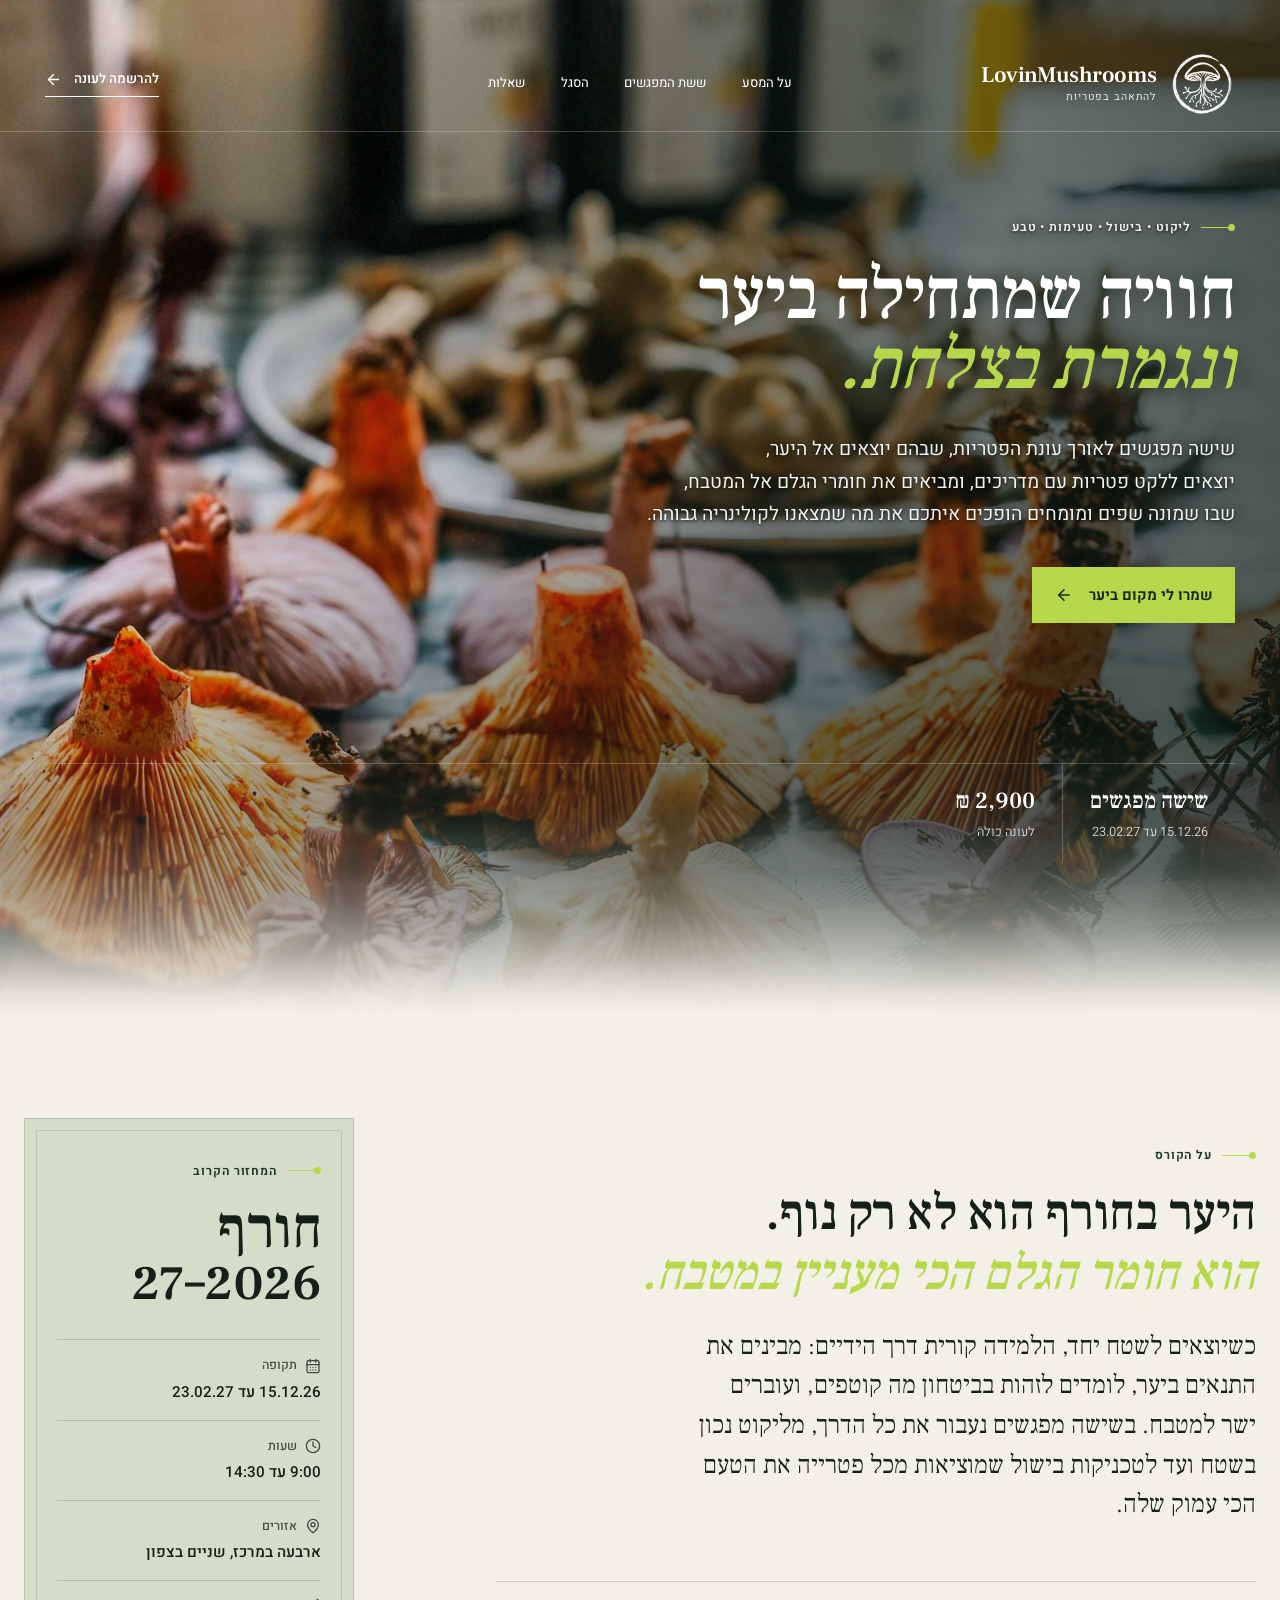
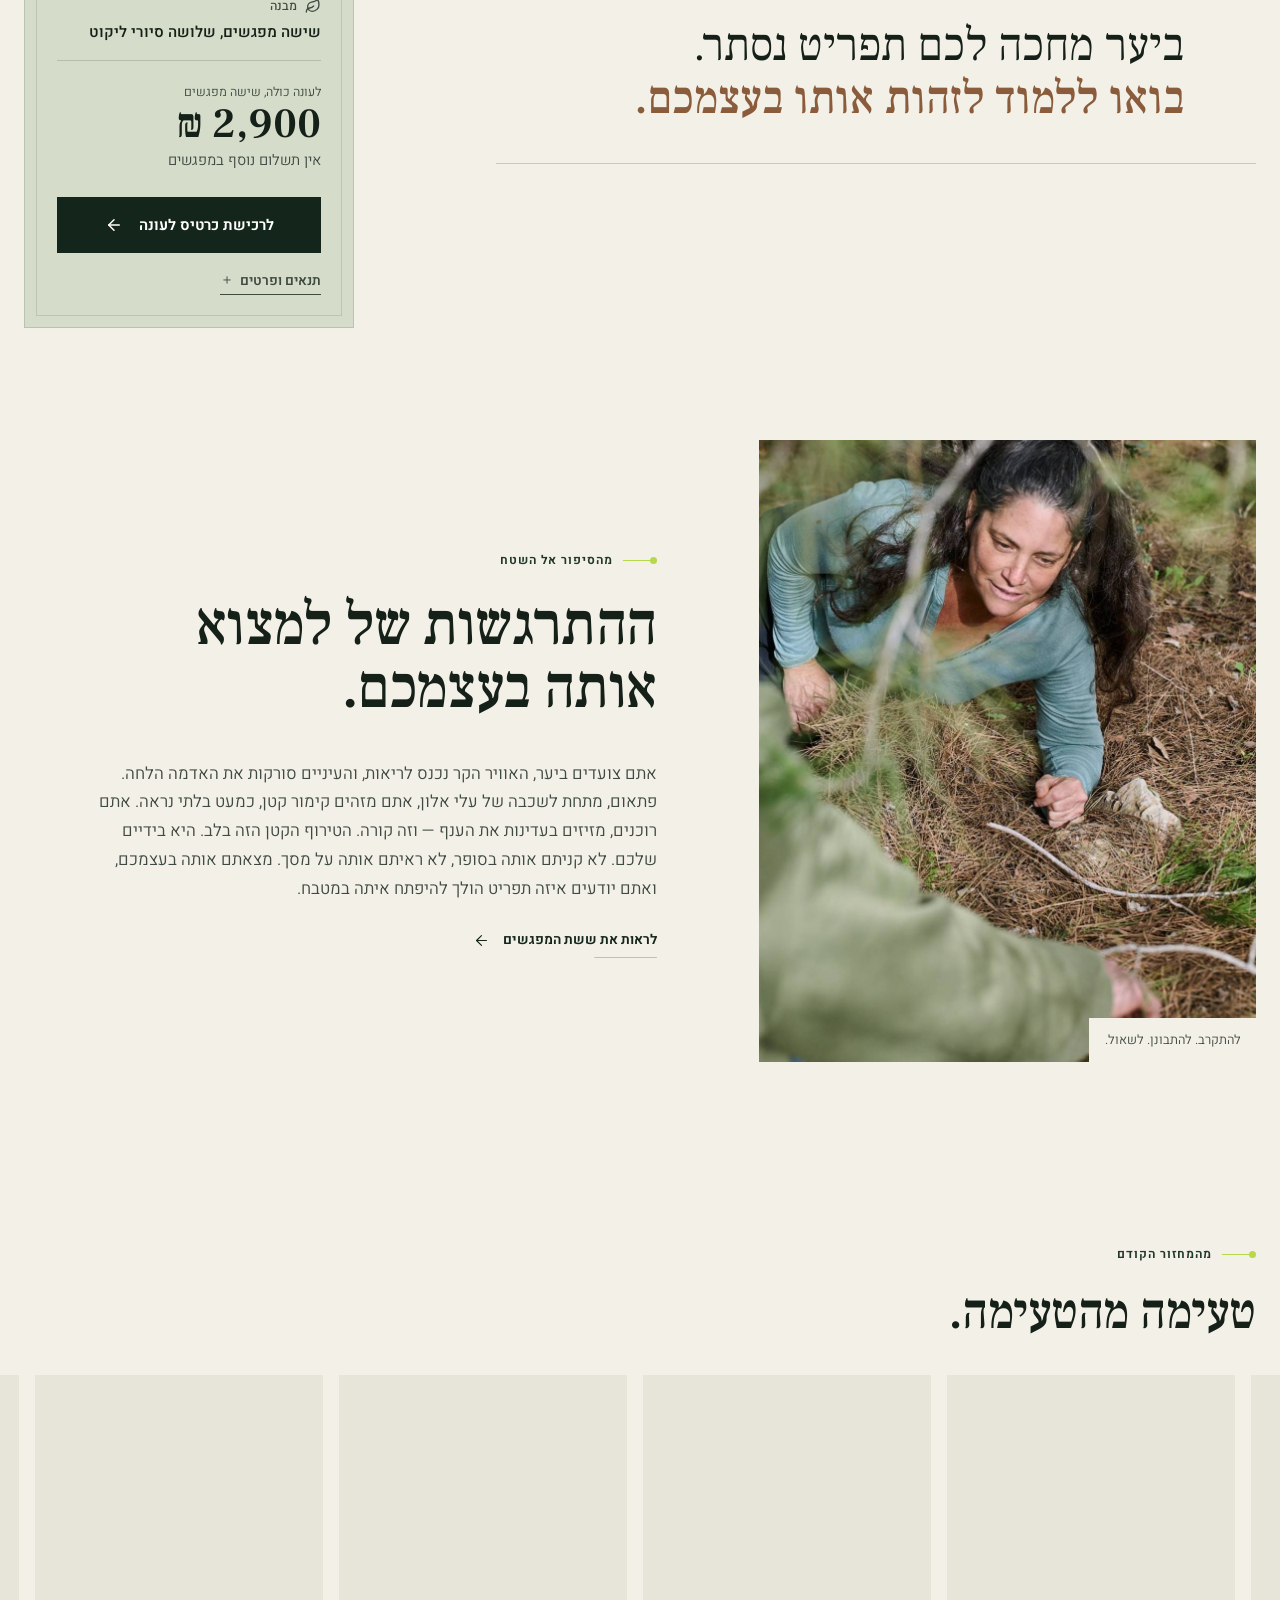
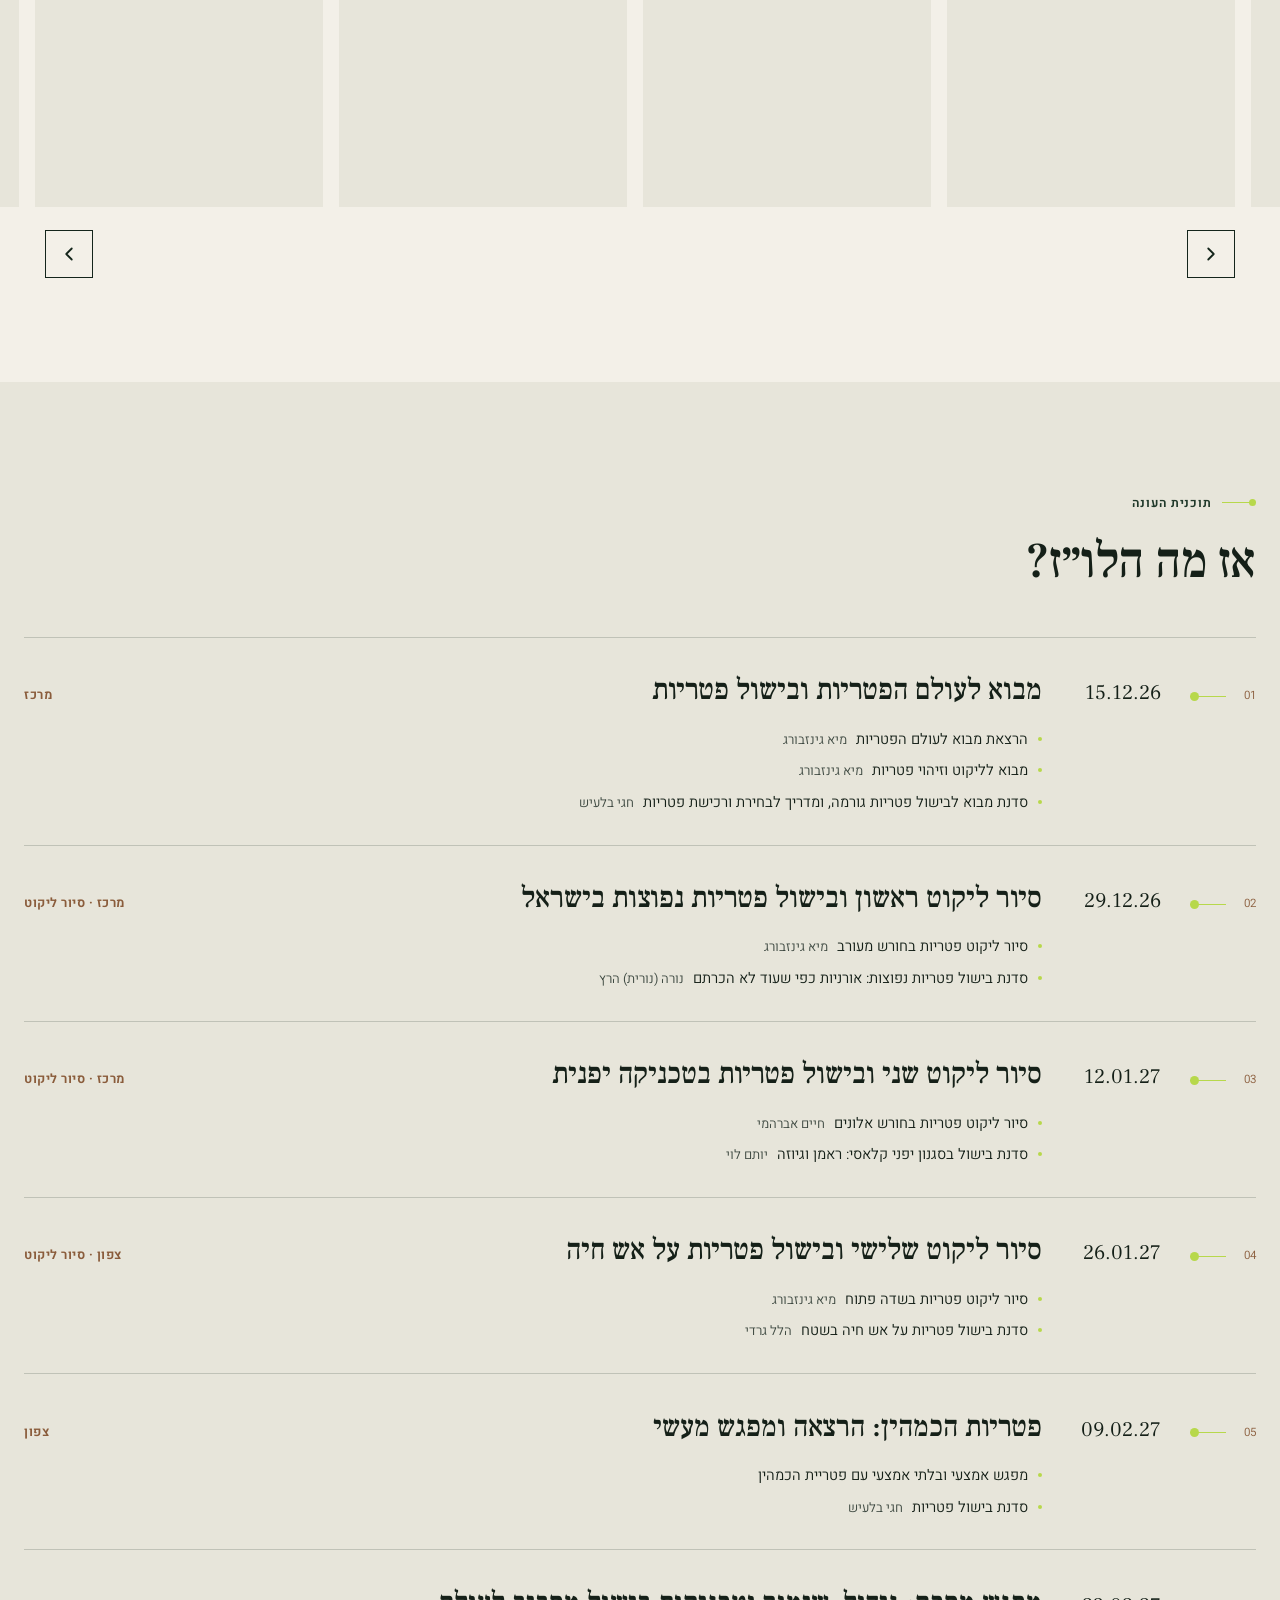
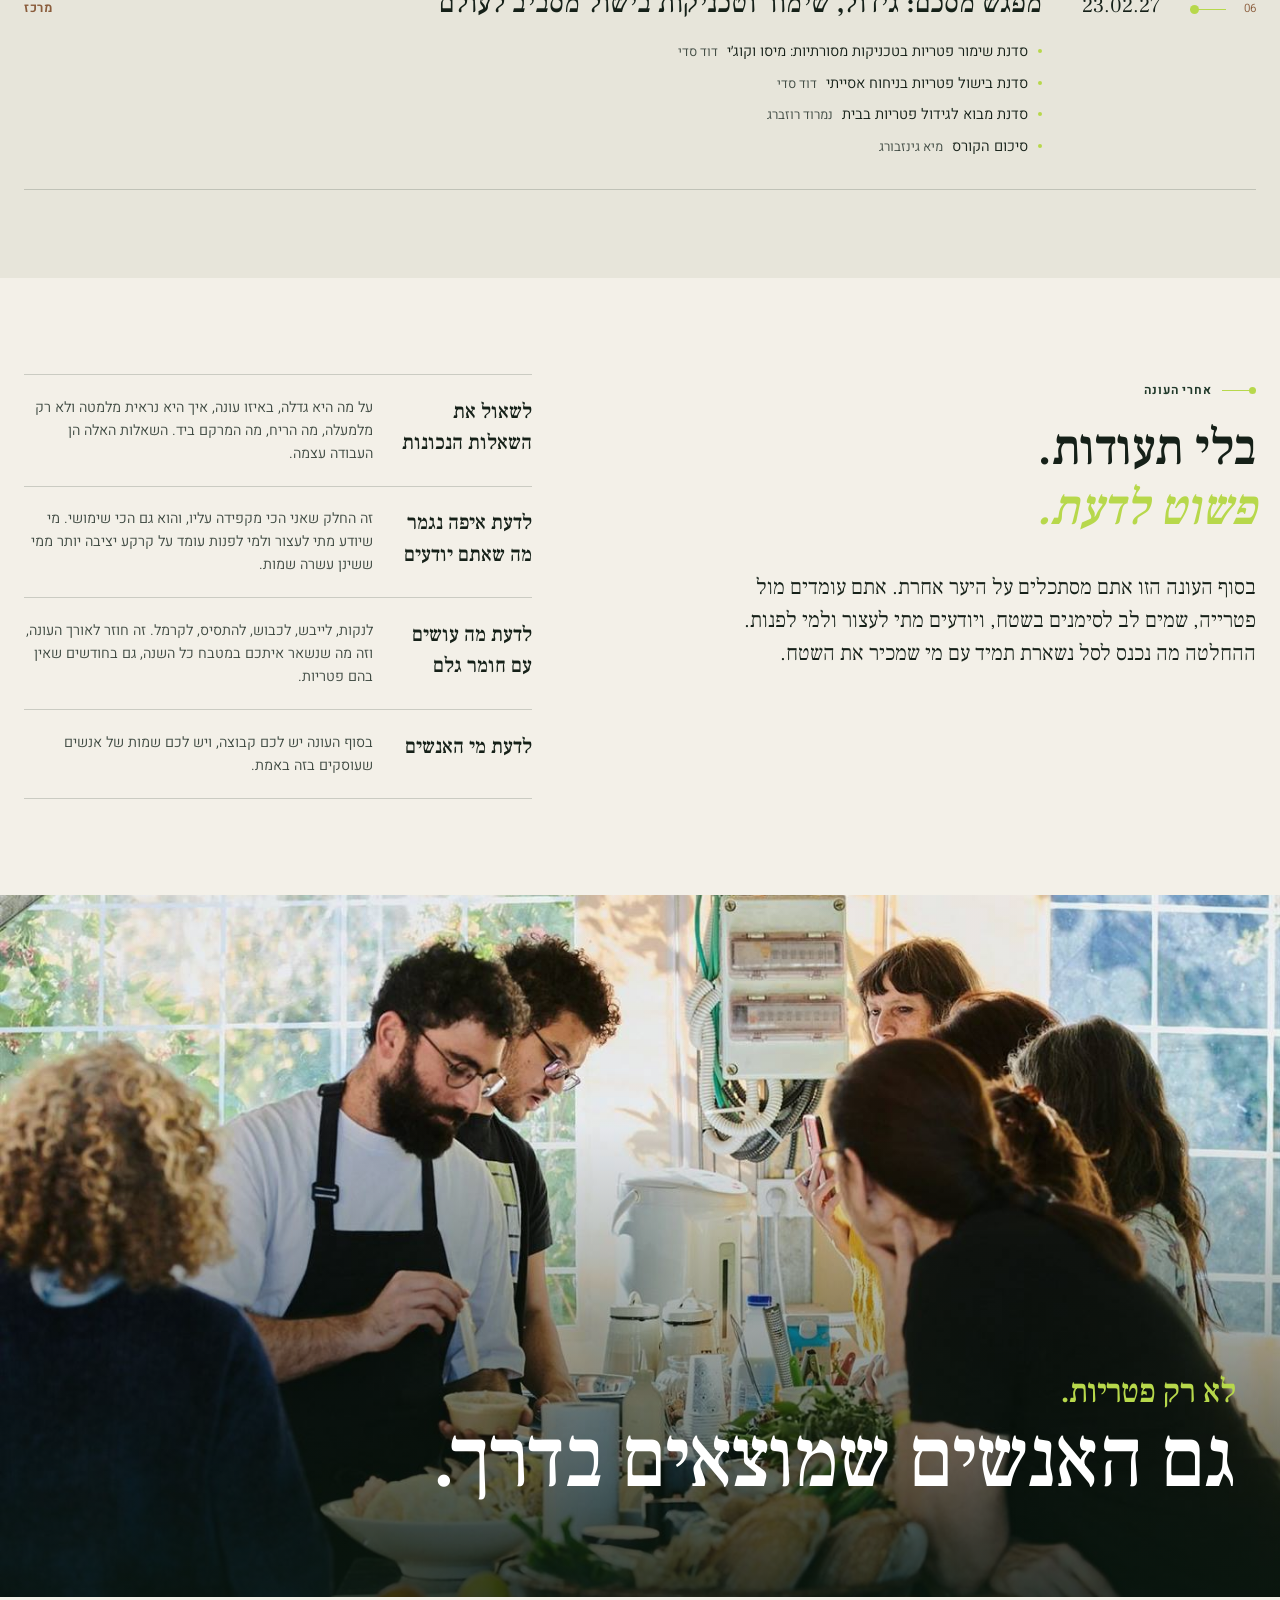
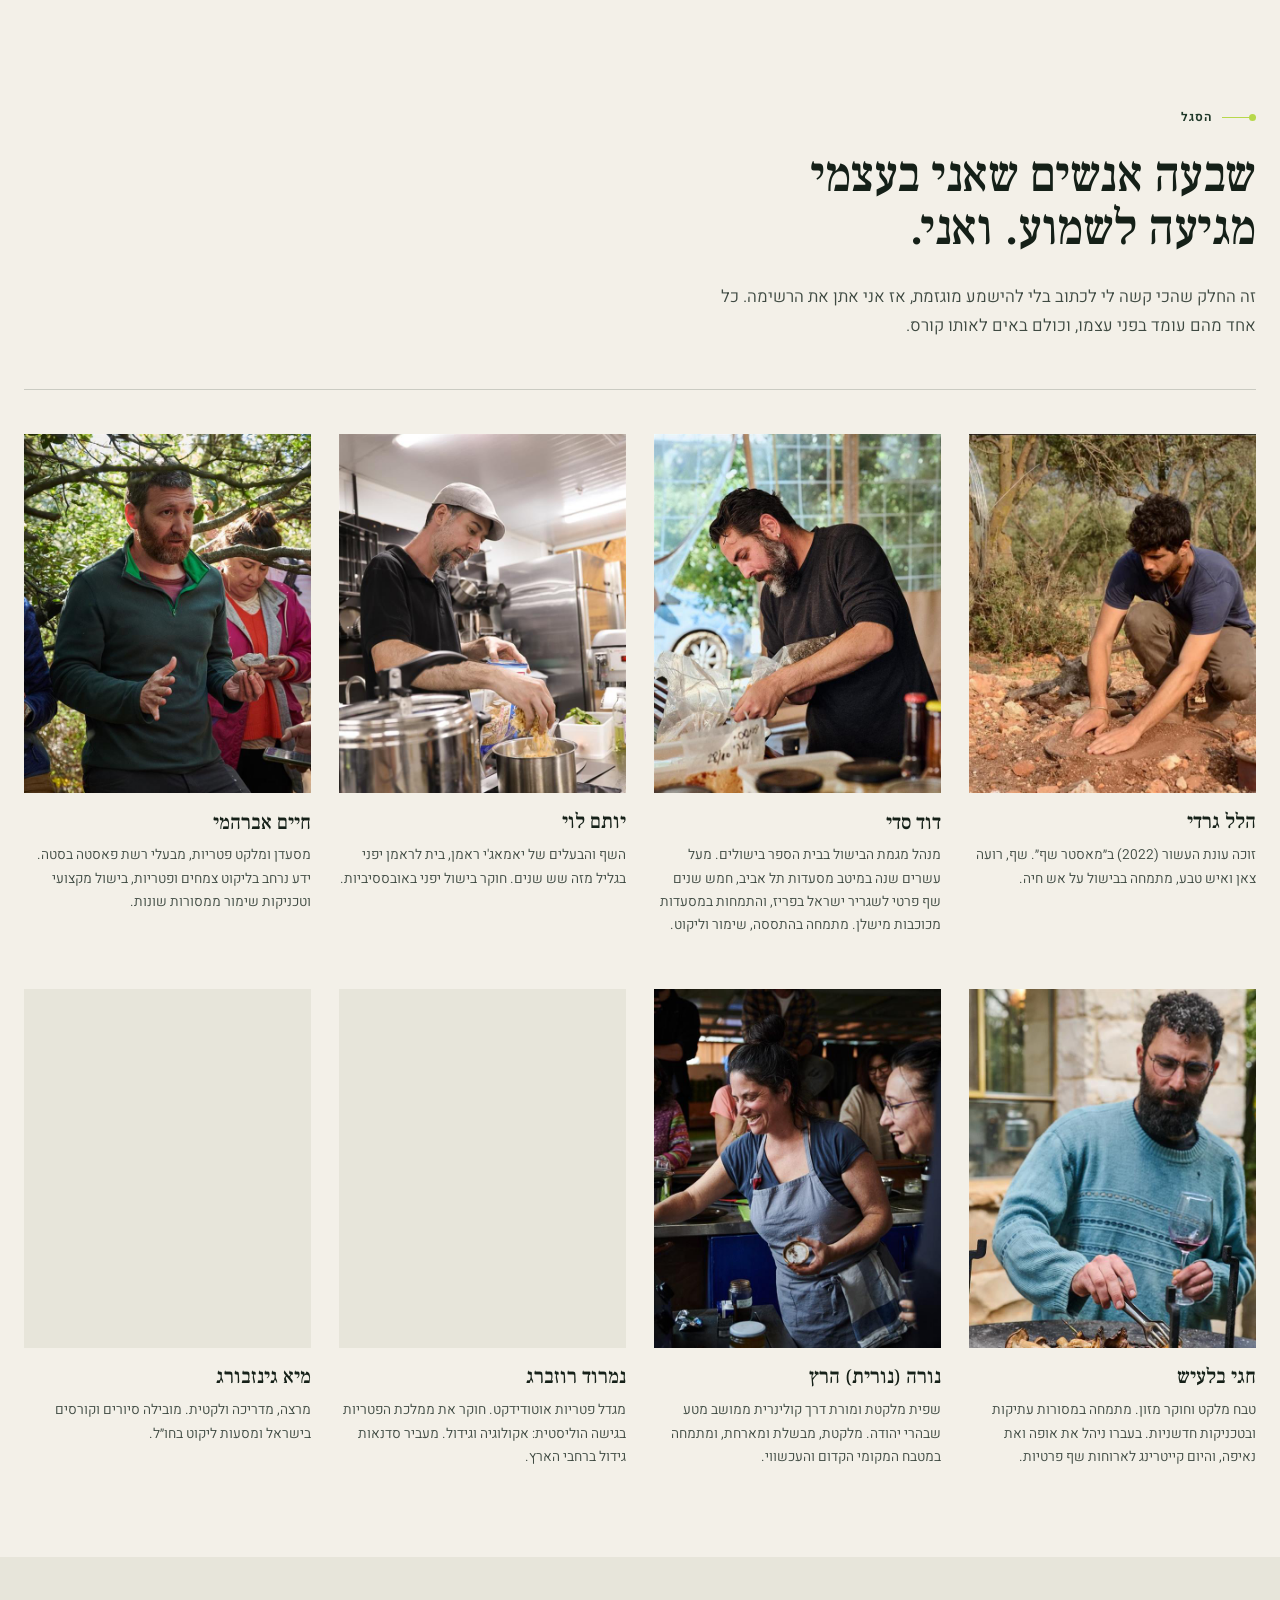
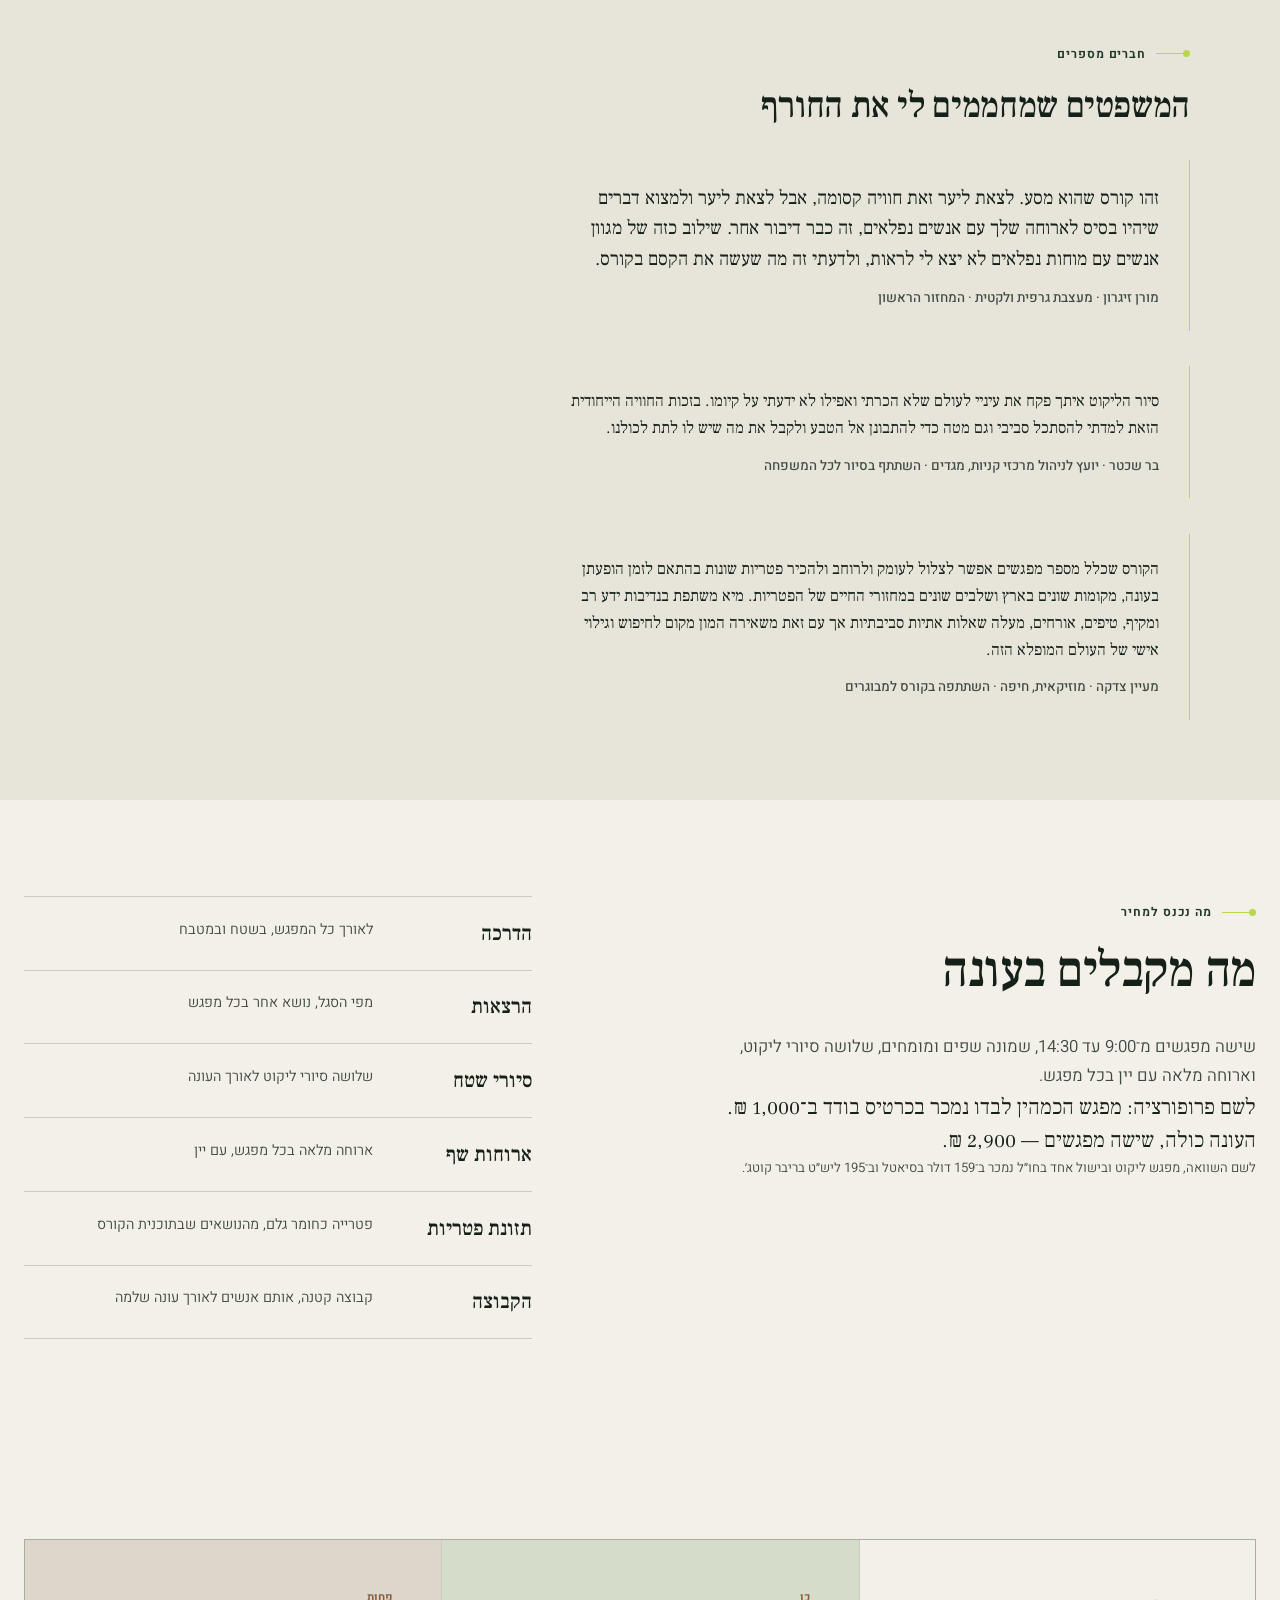
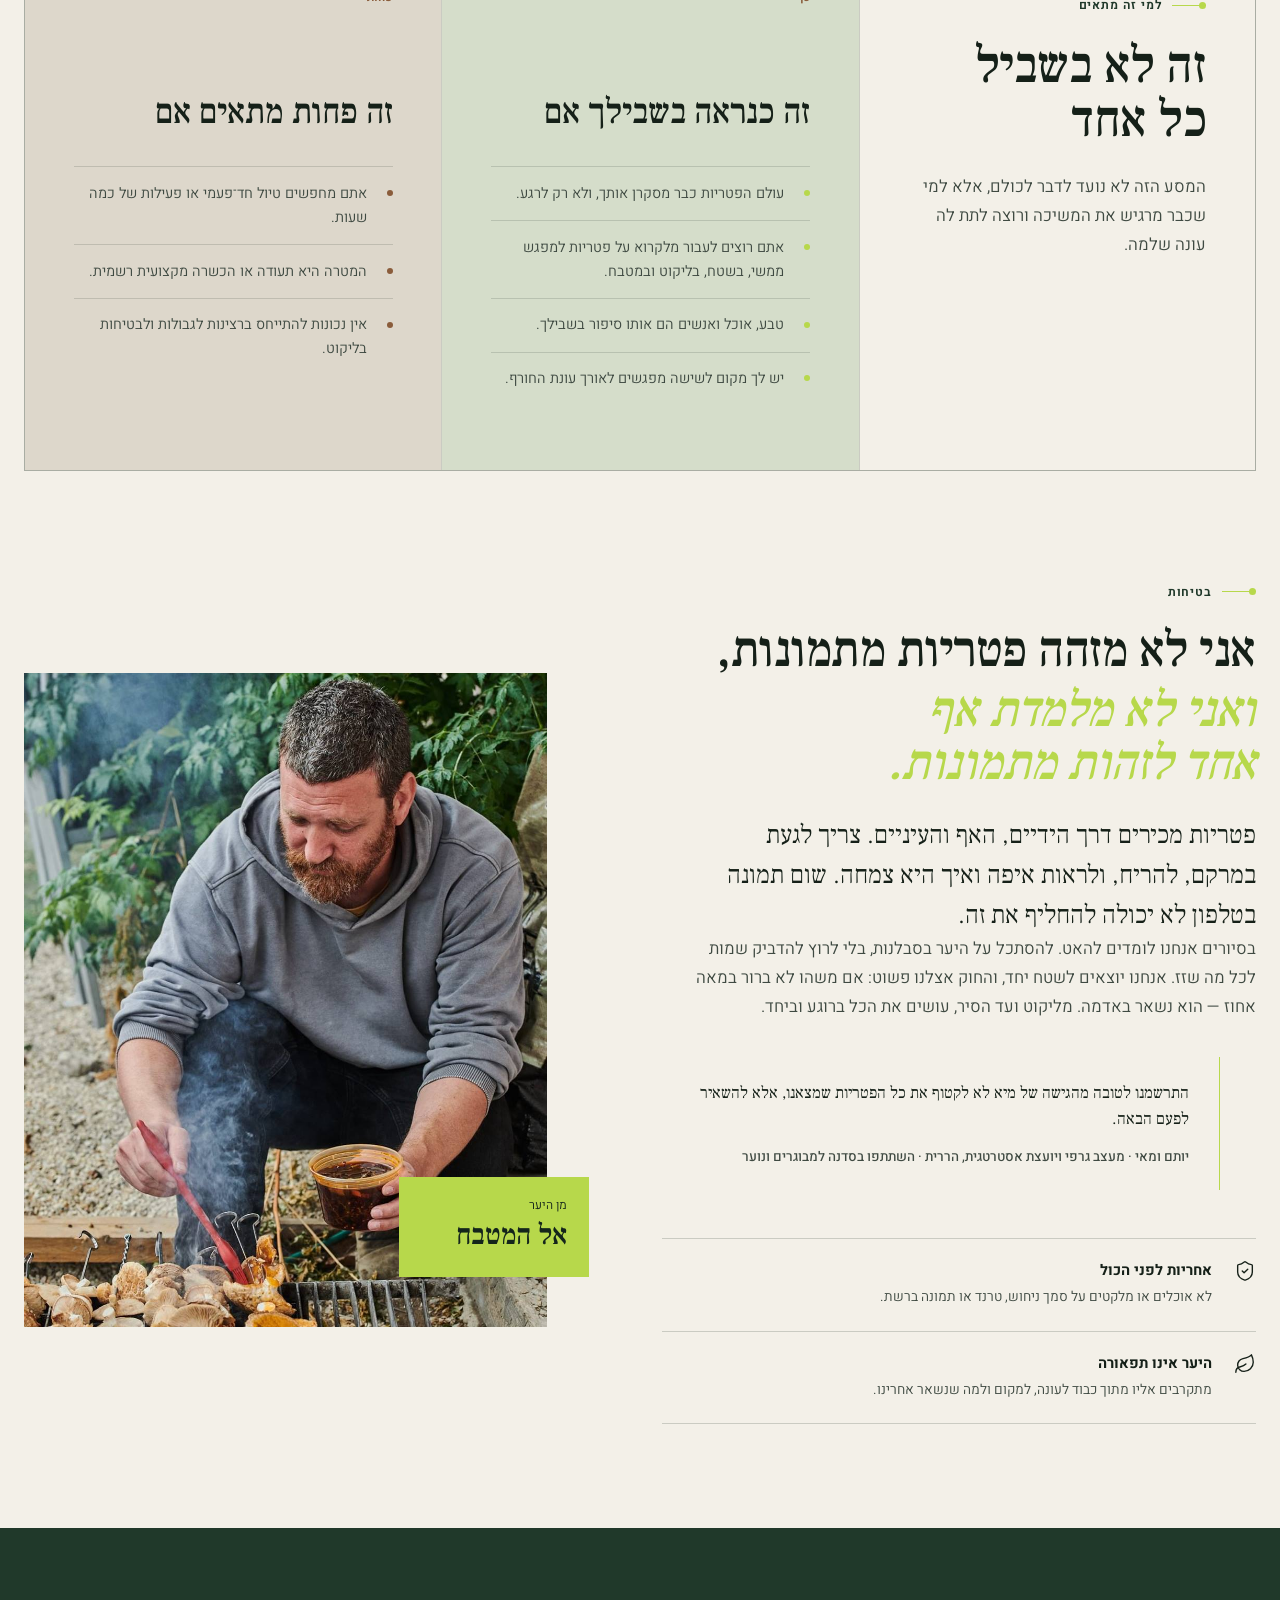
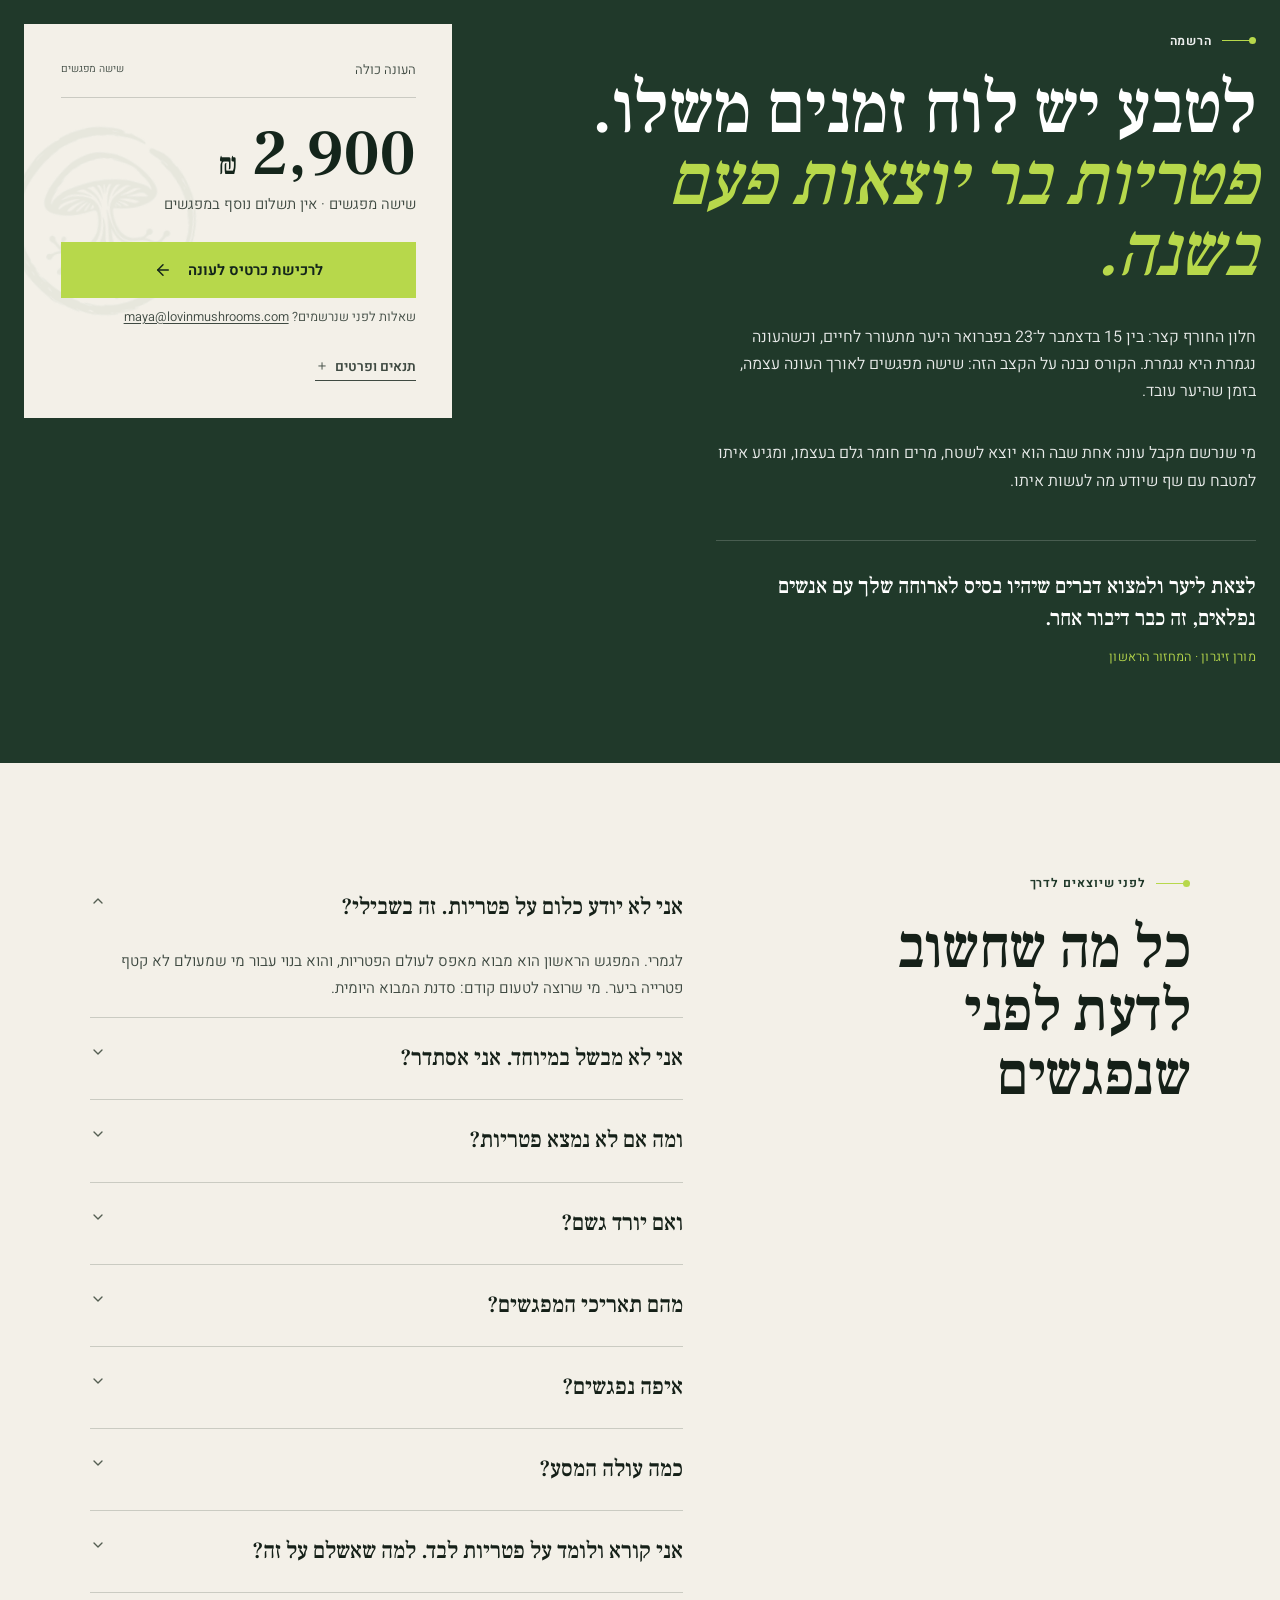
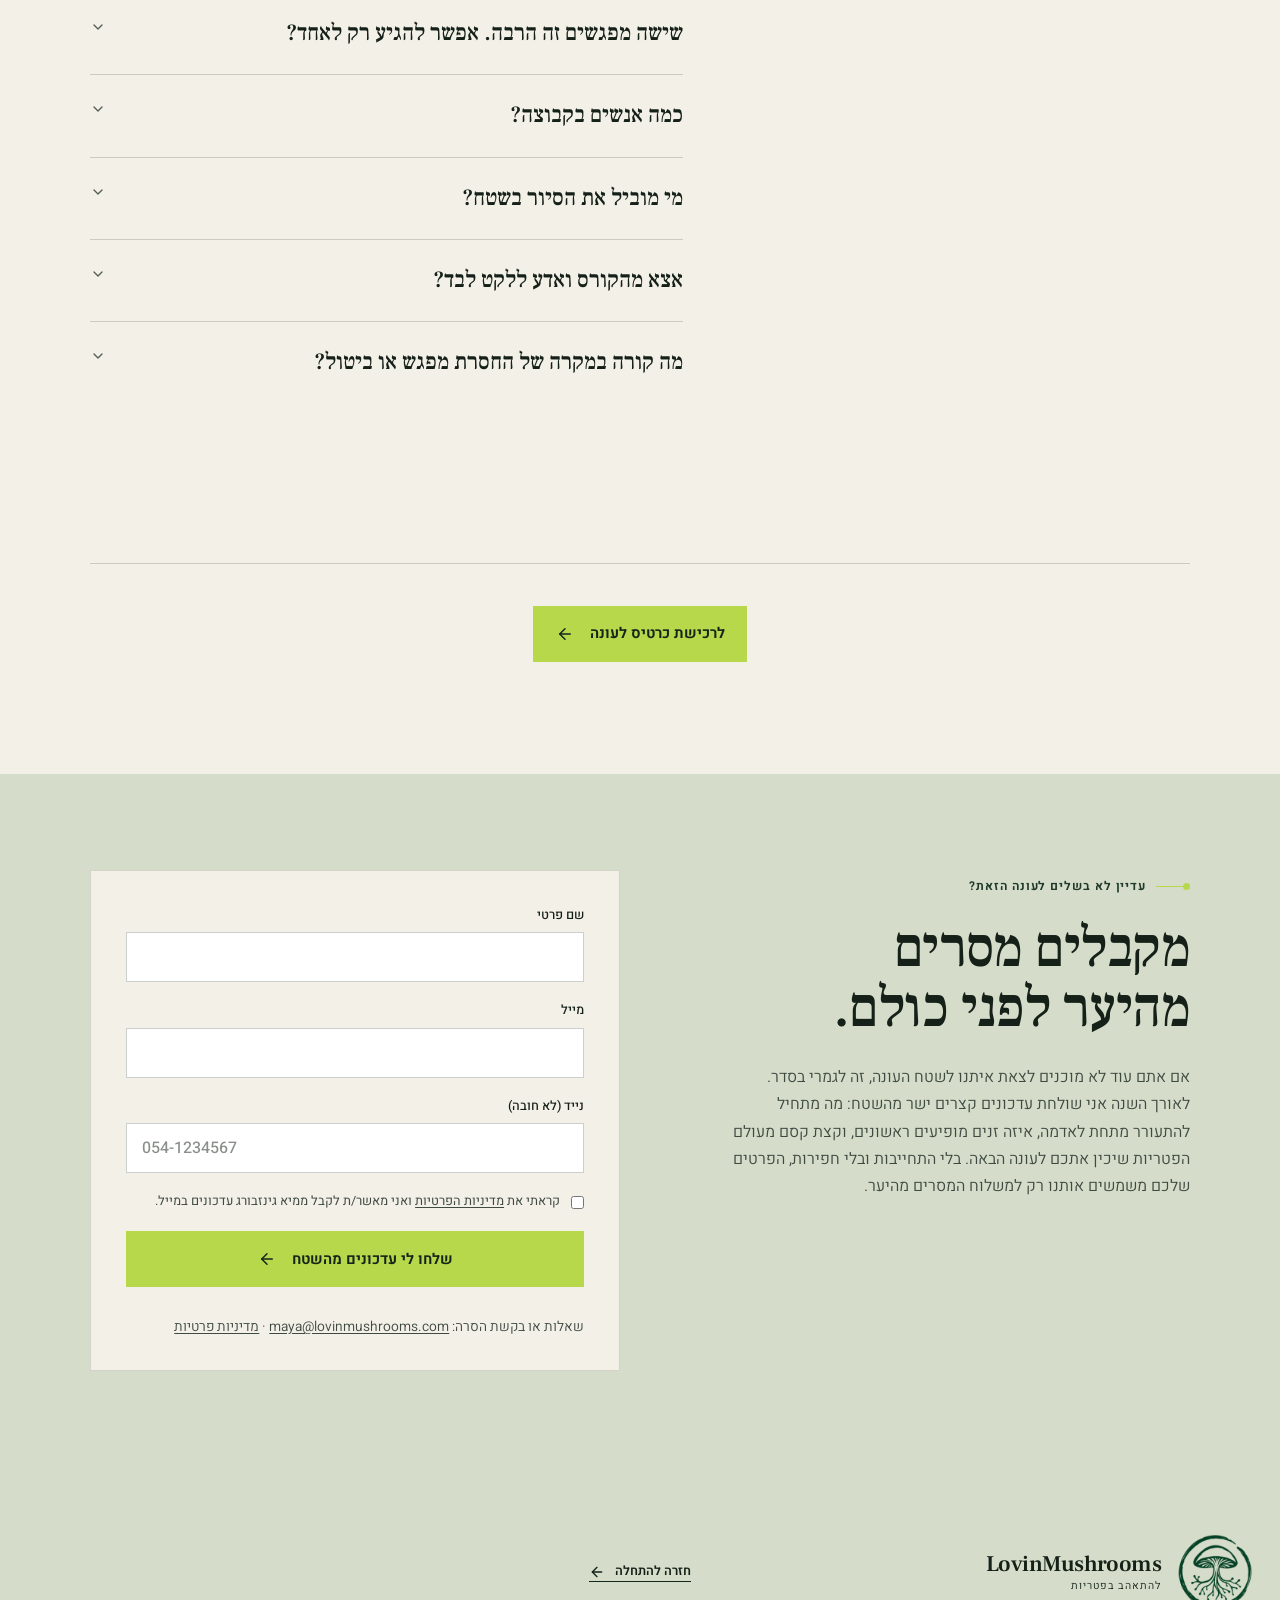
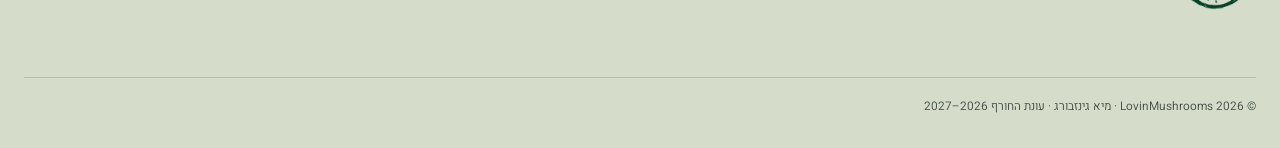
<file: index.html>
<!doctype html>
<html lang="he" dir="rtl">
  <head>
    <meta charset="UTF-8" />
    <meta name="viewport" content="width=device-width, initial-scale=1.0, viewport-fit=cover" />
    <meta name="format-detection" content="telephone=no" />
    <meta name="theme-color" content="#14251B" />
    <!-- 27/09/2026: הדף נפתח לגוגל בהכרעת יובל. הקנוניקל מונע כפילות עם כתובת גיטהאב ועם פרמטרי קמפיין בכתובת. -->
    <link rel="canonical" href="https://course.lovinmushrooms.com/" />
    <meta name="description" content="קורס פטריות של מיא גינזבורג (להתאהב בפטריות): שישה מפגשים בעונת החורף 2026–2027, מסע מפטריית הבר אל הצלחת. שלושה סיורי ליקוט, שמונה שפים ומומחים, וארוחות שף עם יין. קבוצה של 15 עד 20." />
    <!-- כרטיס השיתוף. הכתובות המוחלטות חייבות להתעדכן ביום שהדף עובר לתת־דומיין. -->
    <meta property="og:type" content="website" />
    <meta property="og:site_name" content="LovinMushrooms" />
    <meta property="og:url" content="https://course.lovinmushrooms.com/" />
    <meta property="og:title" content="להתאהב בפטריות — חוויה שמתחילה ביער ונגמרת בצלחת" />
    <meta property="og:description" content="שישה מפגשים לאורך עונת החורף, מפטריית הבר אל הצלחת. שלושה סיורי ליקוט, שמונה שפים ומומחים, וארוחות שף עם יין." />
    <meta property="og:image" content="https://course.lovinmushrooms.com/manus-storage/share-card.jpg" />
    <meta property="og:image:width" content="1200" />
    <meta property="og:image:height" content="628" />
    <meta property="og:image:alt" content="פטריות בר צבעוניות פרושות על מפה משובצת בשולחן המטבח" />
    <meta property="og:locale" content="he_IL" />
    <meta name="twitter:card" content="summary_large_image" />
    <meta name="twitter:title" content="להתאהב בפטריות — חוויה שמתחילה ביער ונגמרת בצלחת" />
    <meta name="twitter:description" content="שישה מפגשים לאורך עונת החורף, מפטריית הבר אל הצלחת. שלושה סיורי ליקוט, שמונה שפים ומומחים, וארוחות שף עם יין." />
    <meta name="twitter:image" content="https://course.lovinmushrooms.com/manus-storage/share-card.jpg" />
    <link rel="preconnect" href="https://fonts.googleapis.com" />
    <link rel="preconnect" href="https://fonts.gstatic.com" crossorigin />
    <link href="https://fonts.googleapis.com/css2?family=Frank+Ruhl+Libre:wght@400;500;600;700&family=Heebo:wght@300;400;500;600;700&display=swap" rel="stylesheet" />
    <link rel="icon" type="image/png" href="./manus-storage/lovinmushrooms-spore-mark_81ca3b31.png" />
    <!-- 22/09: תמונת הירו היא רכיב ה-LCP ונוצרת ב-JS, ולכן סורק הטעינה המוקדמת לא רואה אותה. preload מגלה אותה מיד. -->
    <link rel="preload" as="image" href="./manus-storage/course-mushrooms-wine.jpg" fetchpriority="high" />
    <title>להתאהב בפטריות — קורס פטריות, ליקוט וקולינריה עם מיא גינזבורג</title>
    <!-- 27/09/2026: נתונים מובנים לגוגל (Course). העובדות מהדף עצמו: תאריכים, מחירים, גודל קבוצה. לעדכן כאן כשמשתנה משהו בלוח או במחיר. -->
    <script type="application/ld+json">
    {
      "@context": "https://schema.org",
      "@type": "Course",
      "name": "להתאהב בפטריות — קורס פטריות: ליקוט וקולינריה",
      "description": "שישה מפגשים לאורך עונת החורף 2026–2027, מפטריית הבר אל הצלחת: שלושה סיורי ליקוט, שמונה שפים ומומחים, וארוחות שף עם יין. קבוצה של 15 עד 20 משתתפים.",
      "url": "https://course.lovinmushrooms.com/",
      "inLanguage": "he",
      "provider": {
        "@type": "Organization",
        "name": "להתאהב בפטריות",
        "alternateName": "LovinMushrooms",
        "url": "https://www.lovinmushrooms.com/"
      },
      "offers": [
        {
          "@type": "Offer",
          "category": "Paid",
          "name": "מחיר מלא",
          "price": "2900",
          "priceCurrency": "ILS",
          "availability": "https://schema.org/InStock",
          "url": "https://www.lovinmushrooms.com/event-details/qwrs-ptrywt-lyqwt-wqwlynryh-2026-12-15-09-00"
        }
      ],
      "hasCourseInstance": {
        "@type": "CourseInstance",
        "courseMode": "Onsite",
        "startDate": "2026-12-15",
        "endDate": "2027-02-23",
        "maximumAttendeeCapacity": 20,
        "instructor": {
          "@type": "Person",
          "name": "מיא גינזבורג"
        },
        "location": {
          "@type": "Place",
          "name": "אזור המרכז והצפון",
          "address": {
            "@type": "PostalAddress",
            "addressCountry": "IL"
          }
        },
        "courseSchedule": {
          "@type": "Schedule",
          "startDate": "2026-12-15",
          "endDate": "2027-02-23",
          "repeatCount": 6,
          "repeatFrequency": "P2W",
          "startTime": "09:00",
          "endTime": "14:30",
          "scheduleTimezone": "Asia/Jerusalem"
        },
        "courseWorkload": "PT33H"
      }
    }
    </script>
    <!-- פיקסל מטא של האתר (1635147900369816): צפייה בעמוד כאן, אירוע Lead בהצלחת הטופס, ClickToCheckout על כפתורי ההרשמה. נוסף 06/09/2026 -->
    <script>
      !function(f,b,e,v,n,t,s){if(f.fbq)return;n=f.fbq=function(){n.callMethod?n.callMethod.apply(n,arguments):n.queue.push(arguments)};if(!f._fbq)f._fbq=n;n.push=n;n.loaded=!0;n.version='2.0';n.queue=[];t=b.createElement(e);t.async=!0;t.src=v;s=b.getElementsByTagName(e)[0];s.parentNode.insertBefore(t,s)}(window,document,'script','https://connect.facebook.net/en_US/fbevents.js');
      fbq('init', '1635147900369816');
      fbq('track', 'PageView');
    </script>
    <noscript><img height="1" width="1" style="display:none" src="https://www.facebook.com/tr?id=1635147900369816&ev=PageView&noscript=1" alt="" /></noscript>
    <script type="module" crossorigin src="./assets/index-CyGnNm37.js"></script>
    <link rel="stylesheet" crossorigin href="./assets/index-7lQFLVoq.css">
  </head>
  <body>
    <div id="root"></div>

  </body>
</html>
</file>
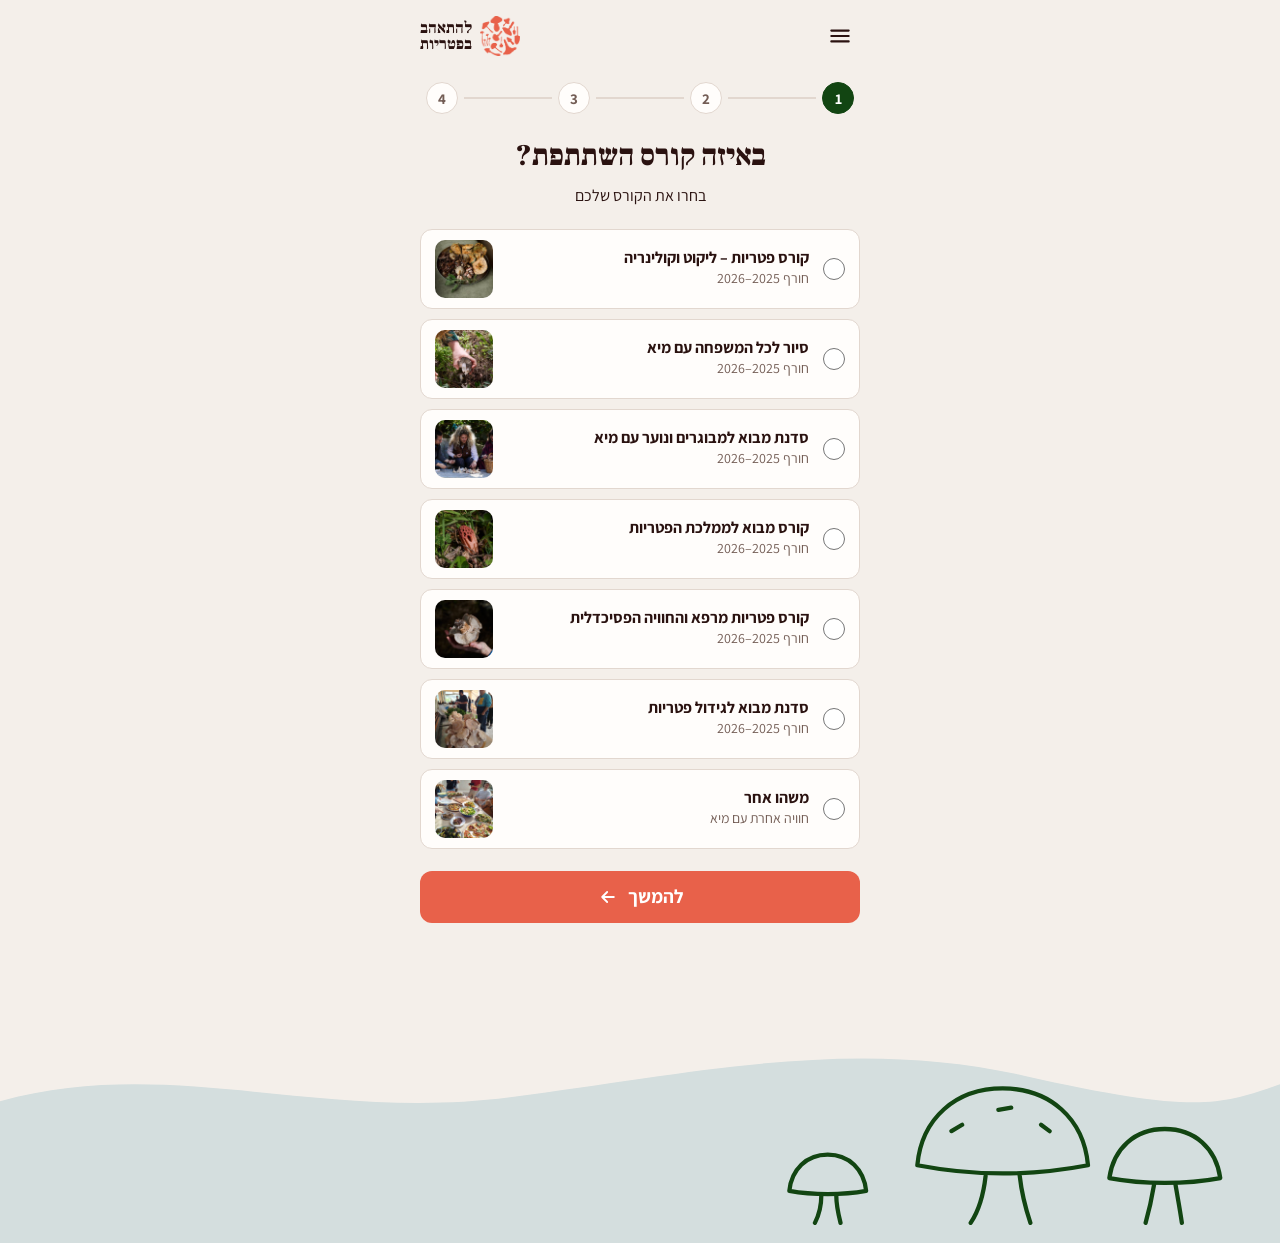
<file: feedback/index.html>
<!doctype html>
<html lang="he" dir="rtl">
<head>
<meta charset="utf-8">
<meta name="viewport" content="width=device-width,initial-scale=1,viewport-fit=cover">
<meta name="robots" content="noindex,nofollow">
<title>איך היה לכם? · להתאהב בפטריות</title>
<!-- 19/10/2026: טופס המשוב לבוגרים, לפי "מסע משוב בעולם הפטריות" (מסכים 2 עד 5) ו"פרומפט לקלוד קוד" (צ׳אט ג׳יפיטי, 19/10).
     שמות הקורסים: האירועים של חורף 2025–2026 מוויקס (תוויות אנשי הקשר בייצוא 06/09/2026). הלוגו: הסמל מהטמפלט של המעצב.
     מהמייל מגיעים עם ?r=<מזהה רשומה באיירטייבל>&s=mail. ENDPOINT ריק = מצב תצוגה, שום דבר לא נשלח. -->
<link rel="preconnect" href="https://fonts.googleapis.com">
<link rel="preconnect" href="https://fonts.gstatic.com" crossorigin>
<link rel="stylesheet" href="https://fonts.googleapis.com/css2?family=Frank+Ruhl+Libre:wght@900&family=Assistant:wght@400;600;700&display=swap">
<style>
/* מסך טלפון אחד על שמנת, בצבעי המיתוג של מיא, לפי הסקיצה. ערכת צבע אחת בכוונה. */
:root{
  color-scheme:light;
  --cream:#f4efea; --paper:#fffdfb; --sand:#f0e4d9; --line:#e2d7cf;
  --ink:#2a1210; --muted:#735d55; --orange:#e8614a; --orange-deep:#cf4d37;
  --green:#124512; --mist:#d4dede;
  --title:"Publico Banner Hebrew","Frank Ruhl Libre",Georgia,serif;
  --body:"Simpler","Assistant",Arial,sans-serif;
  padding-top:env(safe-area-inset-top,0px); padding-bottom:env(safe-area-inset-bottom,0px);
}
*{box-sizing:border-box}
html,body{margin:0}
body{background:var(--cream);color:var(--ink);font:400 17px/1.55 var(--body);-webkit-font-smoothing:antialiased}
[hidden]{display:none!important}
.page{min-height:100vh;display:flex;flex-direction:column}
.wrap{width:100%;max-width:480px;margin:0 auto;padding-left:max(20px,env(safe-area-inset-left,0px));padding-right:max(20px,env(safe-area-inset-right,0px));padding-block:16px 8px;flex:1}

.head{display:flex;align-items:center;justify-content:space-between}
.menu{display:grid;place-items:center;width:40px;height:40px;color:var(--ink)}
.menu svg{width:26px;height:26px}
.logo{display:flex;align-items:center;gap:8px;text-decoration:none;color:var(--ink)}
.logo img{width:40px;height:40px}
.logo span{font:900 16px/1 var(--title)}

.progress{display:flex;align-items:center;margin:26px 0 24px;padding:0 6px;list-style:none}
.progress li{display:flex;align-items:center;flex:1}
.progress li:last-child{flex:none}
.dot{width:32px;height:32px;border-radius:50%;display:grid;place-items:center;font:700 15px/1 var(--body);border:1.5px solid var(--line);background:var(--paper);color:var(--muted);flex:none;transition:background .2s,color .2s,border-color .2s}
.dot svg{width:15px;height:15px}
.bar{height:2px;flex:1;background:var(--line);margin-inline:6px;transition:background .2s}
.progress li.done .dot,.progress li.now .dot{background:var(--green);border-color:var(--green);color:#fff}
.progress li.done .bar{background:var(--green)}

h1{font:900 30px/1.2 var(--title);margin:0 0 10px;text-wrap:balance;text-align:center}
.lead{margin:0 0 20px;color:var(--ink);text-align:center;font-size:16px;text-wrap:balance}

.options{display:grid;gap:10px;margin:0 0 22px;padding:0;border:0}
.opt{display:flex;align-items:center;gap:14px;padding:10px 14px;border:1.5px solid var(--line);border-radius:12px;background:var(--paper);cursor:pointer;transition:border-color .15s,background .15s}
.opt input{width:22px;height:22px;accent-color:var(--green);flex:none;margin:0}
.opt .t{flex:1;min-width:0}
.opt .t b{display:block;font:700 16px/1.3 var(--body)}
.opt .t small{display:block;color:var(--muted);font-size:14px}
.opt img{width:58px;height:58px;border-radius:10px;object-fit:cover;flex:none}
.opt:has(input:checked){background:var(--sand);border-color:var(--sand)}

.scale{display:flex;gap:8px;justify-content:center;margin:14px 0 4px;padding:0;border:0}
.scale label{position:relative}
.scale input{position:absolute;opacity:0;inset:0;margin:0;cursor:pointer}
.scale span{display:grid;place-items:center;width:52px;height:52px;border:1.5px solid var(--line);border-radius:10px;background:var(--paper);font:600 20px/1 var(--body);transition:all .15s}
.scale input:checked+span{background:var(--green);border-color:var(--green);color:#fff}
.scale input:focus-visible+span{outline:3px solid var(--orange);outline-offset:2px}
.hint{text-align:center;color:var(--ink);font-size:15px;margin:0;line-height:1.5}

.sep{border:0;border-top:1px solid var(--line);margin:24px 0}
.field{display:grid;gap:12px;margin:0 0 20px}
.field label,.q{font:900 22px/1.25 var(--title);text-align:center;text-wrap:balance;margin:0}
textarea{width:100%;min-height:92px;resize:vertical;padding:12px 14px;border:1.5px solid var(--line);border-radius:10px;background:var(--paper);font:400 16px/1.5 var(--body);color:var(--ink)}
textarea::placeholder{color:#a8958c}
textarea:focus{outline:none;border-color:var(--green);box-shadow:0 0 0 3px rgba(18,69,18,.12)}

.choices{display:grid;gap:10px;margin:0 0 20px;padding:0;border:0}
.choices legend{padding:0;margin:0 0 14px;width:100%}
.choice{display:flex;align-items:center;gap:12px;padding:13px 14px;border:1.5px solid var(--line);border-radius:10px;background:var(--paper);cursor:pointer;font-size:16px}
.choice input{width:20px;height:20px;margin:0;accent-color:var(--green);flex:none}
.choice:has(input:checked){border-color:var(--green)}
.choice.consent{align-items:flex-start}
.choice.consent input{margin-top:3px}
.choice b{display:block;font:700 15.5px/1.35 var(--body)}
.choice small{display:block;color:var(--muted);font-size:13.5px;line-height:1.45;margin-top:3px}
.more{display:grid;gap:6px;margin:-2px 0 2px;padding:0 4px}
.more label{font:600 14.5px/1.3 var(--body);color:var(--ink)}
.more input{width:100%;padding:12px 14px;border:1.5px solid var(--line);border-radius:10px;background:var(--paper);font:400 16px/1.4 var(--body);color:var(--ink);text-align:right}
.more input:focus{outline:none;border-color:var(--green);box-shadow:0 0 0 3px rgba(18,69,18,.12)}
.privacy{font-size:12.5px;line-height:1.5;color:var(--muted);text-align:center;margin:14px 0 0}
.privacy a{color:var(--ink)}
.optin{background:var(--sand);border-radius:14px;padding:18px 16px;margin:0 0 24px;display:grid;gap:12px;text-align:center}
.optin .oq{font:900 21px/1.25 var(--title);margin:0;text-wrap:balance}
.optin small{color:var(--muted);font-size:13px;line-height:1.45}
.optin .more{text-align:right}
.thanks .err{color:#b3341f;margin:0}
.optin-done{font:700 17px/1.4 var(--body);color:var(--green);margin:0 0 24px}
.quote{display:flex;align-items:flex-start;gap:12px;margin:0 0 20px;cursor:pointer}
.quote input{width:20px;height:20px;margin:3px 0 0;accent-color:var(--green);flex:none}
.quote b{display:block;font:700 15.5px/1.35 var(--body)}
.quote small{display:block;color:var(--muted);font-size:14px}

.btn{display:flex;align-items:center;justify-content:center;gap:10px;width:100%;padding:16px 20px;border:0;border-radius:12px;background:var(--orange);color:#fff;font:700 19px/1 var(--body);cursor:pointer;text-decoration:none;transition:background .15s,transform .1s}
.btn:hover{background:var(--orange-deep)}
.btn:active{transform:translateY(1px)}
.btn:disabled{opacity:.6;cursor:wait}
.btn svg{width:20px;height:20px}
.btn.soft{background:var(--sand);color:var(--ink);max-width:260px;margin:0 auto}
.btn.soft:hover{background:#e7d6c8}
.err{color:#b3341f;font-size:14.5px;text-align:center;margin:10px 0 0}
:focus-visible{outline:3px solid var(--orange);outline-offset:2px}
[tabindex="-1"]:focus{outline:none}

.thanks{text-align:center;padding-top:22px}
.thanks .shroom{width:96px;height:96px;margin:0 auto 18px;display:block}
.thanks h1{font-size:40px;line-height:1.15}
.thanks p{color:var(--ink);margin:0 auto 22px;max-width:28ch;text-wrap:balance}
.heart{width:24px;height:24px;margin:0 auto 26px;display:block}
.social{display:flex;justify-content:center;gap:14px;margin:0 0 26px}
.social a{width:50px;height:50px;border-radius:50%;display:grid;place-items:center;background:var(--sand);color:var(--green);transition:background .15s,color .15s}
.social a:hover{background:var(--orange);color:#fff}
.social svg{width:24px;height:24px}

.foot{margin-top:28px;position:relative}
.foot svg{display:block;width:100%;height:auto}
.foot .tag{position:absolute;left:max(24px,env(safe-area-inset-left,0px));bottom:16px;margin:0;font:600 10.5px/1.7 var(--body);letter-spacing:.2em;color:#2f4a3e;text-align:left;direction:ltr}
.foot .fill{background:var(--mist);height:18px}

@media (prefers-reduced-motion:reduce){*{transition:none!important}}
</style>
</head>
<body>
<div class="page">
<main class="wrap">
  <header class="head">
    <a class="menu" href="https://www.lovinmushrooms.com" target="_blank" rel="noopener" aria-label="לאתר של להתאהב בפטריות"><svg viewBox="0 0 24 24" aria-hidden="true"><path d="M4 7h16M4 12h16M4 17h16" stroke="currentColor" stroke-width="2" stroke-linecap="round"/></svg></a>
    <a class="logo" href="https://www.lovinmushrooms.com" target="_blank" rel="noopener"><img src="assets/logo-emblem.png" alt=""><span>להתאהב<br>בפטריות</span></a>
  </header>

  <ol class="progress" id="progress" aria-label="שלבים">
    <li><span class="dot">1</span><span class="bar"></span></li>
    <li><span class="dot">2</span><span class="bar"></span></li>
    <li><span class="dot">3</span><span class="bar"></span></li>
    <li><span class="dot">4</span></li>
  </ol>

  <form id="f" novalidate>
    <!-- מסך 2 בסקיצה: בחירת קורס -->
    <section data-step="1">
      <h1>באיזה קורס השתתפת?</h1>
      <p class="lead">בחרו את הקורס שלכם</p>
      <fieldset class="options" id="products"><legend hidden>הקורס</legend></fieldset>
      <button type="button" class="btn" id="next1">להמשך <svg viewBox="0 0 24 24" aria-hidden="true"><path d="M19 12H5m6-6-6 6 6 6" fill="none" stroke="currentColor" stroke-width="2.2" stroke-linecap="round" stroke-linejoin="round"/></svg></button>
      <p class="err" id="err1" role="alert"></p>
    </section>

    <!-- מסך 3 בסקיצה: דירוג ושתי שאלות -->
    <section data-step="2" hidden>
      <h1>איך הייתם מדרגים<br>את החוויה שלכם?</h1>
      <p class="hint">1 – פחות התחברתי<br>5 – הייתה חוויה נהדרת.</p>
      <fieldset class="scale" dir="ltr" id="scale">
        <legend hidden>דירוג מ-1 עד 5</legend>
        <label><input type="radio" name="rating" id="r1" value="1"><span>1</span></label>
        <label><input type="radio" name="rating" id="r2" value="2"><span>2</span></label>
        <label><input type="radio" name="rating" id="r3" value="3"><span>3</span></label>
        <label><input type="radio" name="rating" id="r4" value="4"><span>4</span></label>
        <label><input type="radio" name="rating" id="r5" value="5"><span>5</span></label>
      </fieldset>
      <hr class="sep">
      <div class="field">
        <label for="moment">איזה רגע נשאר איתכם<br>במיוחד?</label>
        <textarea id="moment" name="moment" placeholder="ספרו בקצרה…"></textarea>
      </div>
      <div class="field">
        <label for="change">מה הייתם משנים<br>או משפרים?</label>
        <textarea id="change" name="change" placeholder="מה יכול היה להיות טוב יותר?"></textarea>
      </div>
      <button type="button" class="btn" id="next2">להמשך <svg viewBox="0 0 24 24" aria-hidden="true"><path d="M19 12H5m6-6-6 6 6 6" fill="none" stroke="currentColor" stroke-width="2.2" stroke-linecap="round" stroke-linejoin="round"/></svg></button>
      <p class="err" id="err2" role="alert"></p>
    </section>

    <!-- מסך 4 בסקיצה: תיאור לחבר, השתתפות עתידית, ואישור הציטוט מהפרומפט -->
    <section data-step="3" hidden>
      <div class="more" id="emailBox" hidden style="margin:0 0 20px"><label for="email">המייל שלכם, כדי שנדע מי כתב</label><input type="email" id="email" name="email" autocomplete="email" inputmode="email" placeholder="name@example.com" dir="ltr"></div>
      <div class="field">
        <label for="describe">איך הייתם מתארים<br>את הקורס לחבר או חברה?</label>
        <textarea id="describe" name="describe" placeholder="בכמה מילים, מה הייתם מספרים?"></textarea>
      </div>
      <hr class="sep">
      <fieldset class="choices">
        <legend class="q">האם תרצו להשתתף<br>גם בקורסים או סדנאות עתידיים?</legend>
        <label class="choice consent" for="updates"><input type="checkbox" id="updates" name="updates" value="yes"><span id="updatesText"><b>כן, אשמח שמיא תעדכן אותי במייל על קורסים, סיורים וסדנאות חדשים</b><small>עדכונים שיווקיים מ"להתאהב בפטריות". אפשר להסיר בכל מייל בלחיצה.</small></span></label>
        <label class="choice consent" for="wa"><input type="checkbox" id="wa" name="wa" value="yes"><span id="waText"><b>אשמח לקבל את העדכונים גם בוואטסאפ</b><small>למספר שאמסור כאן. בכל הודעה אפשר להשיב "הסר".</small></span></label>
        <div class="more" id="phoneBox" hidden><label for="phone">נייד לוואטסאפ</label><input type="tel" id="phone" name="phone" autocomplete="tel" inputmode="tel" placeholder="050-0000000" dir="ltr"></div>
      </fieldset>
      <label class="quote" for="quote">
        <input type="checkbox" id="quote" name="quote" value="yes">
        <span><b>אישור אופציונלי להשתמש בציטוט מהמשוב</b><small>ניתן להשתמש בתשובה שלי כציטוט (ללא שם מלא)</small></span>
      </label>
      <button type="submit" class="btn" id="send">לשלוח את המשוב <svg viewBox="0 0 24 24" aria-hidden="true"><path d="M19 12H5m6-6-6 6 6 6" fill="none" stroke="currentColor" stroke-width="2.2" stroke-linecap="round" stroke-linejoin="round"/></svg></button>
      <p class="err" id="err3" role="alert"></p>
      <p class="privacy">את התשובות אוספת מיא גינזבורג, "להתאהב בפטריות", כדי לשפר את המפגשים הבאים. פרטים ב<a href="https://course.lovinmushrooms.com/privacy.html" target="_blank" rel="noopener">מדיניות הפרטיות</a>.</p>
    </section>

    <!-- מסך 5 בסקיצה: תודה -->
    <section data-step="4" class="thanks" hidden>
      <svg class="shroom" viewBox="0 0 96 96" aria-hidden="true"><g fill="none" stroke="#e8614a" stroke-width="3" stroke-linecap="round" stroke-linejoin="round"><path d="M14 46c2-18 16-30 34-30s32 12 34 30c-22 5-46 5-68 0z"/><path d="M40 50c-2 14-4 24-8 34h32c-4-10-6-20-8-34"/><path d="M30 32l5-3M48 25h6M64 33l-4-3M38 40l3-1"/><path d="M48 84c-6-6-14-6-20-2M48 84c6-6 14-6 20-2"/></g></svg>
      <h1>תודה רבה<br>על השיתוף!</h1>
      <p>המשוב שלכם עוזר לי לשפר את הקורסים הבאים ולבנות חוויות טובות עוד יותר.</p>
      <svg class="heart" viewBox="0 0 24 24" aria-hidden="true"><path d="M12 21s-7.5-4.6-9.5-9.3C1.1 8.4 3.1 5 6.6 5c2 0 3.6 1.1 4.4 2.6h2C13.8 6.1 15.4 5 17.4 5c3.5 0 5.5 3.4 4.1 6.7C19.5 16.4 12 21 12 21z" fill="#e8614a"/></svg>
      <div class="optin" id="optin" hidden>
        <p class="oq">רוצים לשמוע ראשונים על העונה הבאה?</p>
        <div class="more" id="emailBox2" hidden><label for="email2">המייל שלכם</label><input type="email" id="email2" name="email2" autocomplete="email" inputmode="email" placeholder="name@example.com" dir="ltr"></div>
        <button type="button" class="btn" id="optinBtn">כן, תעדכני אותי</button>
        <small id="optinText">עדכונים שיווקיים מ"להתאהב בפטריות" במייל. אפשר להסיר בכל מייל בלחיצה.</small>
        <p class="err" id="err4" role="alert"></p>
      </div>
      <p class="optin-done" id="optinDone" hidden>מעולה, אתם ברשימה.</p>
      <nav class="social" aria-label="להתאהב בפטריות ברשתות">
        <a href="https://www.instagram.com/lovinmushrooms/" target="_blank" rel="noopener" aria-label="אינסטגרם"><svg viewBox="0 0 24 24" aria-hidden="true"><rect x="3" y="3" width="18" height="18" rx="5" fill="none" stroke="currentColor" stroke-width="2"/><circle cx="12" cy="12" r="4.2" fill="none" stroke="currentColor" stroke-width="2"/><circle cx="17.3" cy="6.7" r="1.2" fill="currentColor"/></svg></a>
        <a href="https://www.facebook.com/lovinmushroom/" target="_blank" rel="noopener" aria-label="פייסבוק"><svg viewBox="0 0 24 24" aria-hidden="true"><path d="M14.2 21v-7.6h2.6l.4-3h-3V8.5c0-.9.3-1.5 1.5-1.5h1.6V4.3c-.3 0-1.2-.1-2.3-.1-2.3 0-3.9 1.4-3.9 4v2.2H8.5v3h2.6V21z" fill="currentColor"/></svg></a>
        <a href="https://wa.me/972546432041" target="_blank" rel="noopener" aria-label="וואטסאפ"><svg viewBox="0 0 24 24" aria-hidden="true"><path d="M12 3a9 9 0 0 0-7.8 13.5L3 21l4.6-1.2A9 9 0 1 0 12 3z" fill="none" stroke="currentColor" stroke-width="2" stroke-linejoin="round"/><path d="M9.1 7.9c-.3 0-.6.1-.8.4-.3.3-.9.9-.9 2.2s.9 2.5 1 2.7c.1.2 1.8 2.8 4.4 3.8 2.2.9 2.6.7 3.1.6.5 0 1.5-.6 1.7-1.2.2-.6.2-1.1.2-1.2-.1-.1-.2-.2-.5-.3l-1.7-.8c-.2-.1-.4-.1-.6.1l-.8 1c-.1.2-.3.2-.5.1-.3-.1-1.1-.4-2-1.2-.7-.7-1.2-1.5-1.4-1.7-.1-.3 0-.4.1-.5l.4-.5c.1-.2.2-.3.3-.5.1-.2 0-.4 0-.5l-.8-1.9c-.2-.5-.4-.4-.6-.4z" fill="currentColor"/></svg></a>
      </nav>
      <a class="btn soft" href="https://www.lovinmushrooms.com" target="_blank" rel="noopener">חזרה לאתר</a>
    </section>
  </form>
</main>

<footer class="foot">
  <svg viewBox="0 0 600 120" preserveAspectRatio="xMidYMax slice" aria-hidden="true">
    <path d="M0 62C80 40 150 72 240 60S400 32 480 50s92 14 120 4V120H0z" fill="#d4dede"/>
    <g fill="none" stroke="#124512" stroke-width="2" stroke-linecap="round" stroke-linejoin="round">
      <path d="M430 92c2-22 18-36 40-36s38 14 40 36c-26 5-54 5-80 0z"/><path d="M462 97c-1 9-3 16-7 22M478 97c1 9 3 16 5 22"/>
      <path d="M446 76l5-3M468 66l6-1M492 76l-4-3"/>
      <path d="M520 98c2-14 12-23 26-23s24 9 26 23c-16 3-36 3-52 0z"/><path d="M541 101c-1 6-2 11-4 18M551 101c1 6 2 11 3 18"/>
      <path d="M370 104c1-10 8-17 18-17s17 7 18 17c-11 2-25 2-36 0z"/><path d="M385 106c0 5-1 9-3 13M392 106c0 5 1 9 2 13"/>
    </g>
  </svg>
  <p class="tag" id="tag" hidden>MORE MUSHROOMS<br>DEEPER CONNECTIONS<br>TOGETHER AGAIN</p>
  <div class="fill"></div>
</footer>
</div>

<script>
// כתובת הקליטה: האוטומציה "טופס המשוב · קליטה" באיירטייבל של מיא (wfl1C0PdEnajeLrFz). ריק = תצוגה: לא נשלח כלום.
var ENDPOINT = "https://hooks.airtable.com/workflows/v1/genericWebhook/appX9Glwa2yQmggqV/wfl1C0PdEnajeLrFz/wtrSSKR3qaJXkxSHI";
var CONSENT_VERSION = "משוב-הסכמה-19-10-v1";

// האירועים של חורף 2025–2026 בוויקס, בשמות שלהם שם.
var PRODUCTS = [
  { key: "culinary-course",    name: "קורס פטריות – ליקוט וקולינריה",       sub: "חורף 2025–2026", img: "assets/thumb-course.jpg" },
  { key: "family-tour",        name: "סיור לכל המשפחה עם מיא",              sub: "חורף 2025–2026", img: "assets/thumb-tour.jpg" },
  { key: "intro-workshop",     name: "סדנת מבוא למבוגרים ונוער עם מיא",     sub: "חורף 2025–2026", img: "assets/thumb-workshop.jpg" },
  { key: "intro-course",       name: "קורס מבוא לממלכת הפטריות",            sub: "חורף 2025–2026", img: "assets/thumb-mini.jpg" },
  { key: "psychedelic-course", name: "קורס פטריות מרפא והחוויה הפסיכדלית", sub: "חורף 2025–2026", img: "assets/thumb-other.jpg" },
  // 20/10: נוספו אחרי בדיקה מול ההזמנות בוויקס מ-09/2025. סדנת הגידול נמכרה בעונה, ו"משהו אחר" לכל מי שלא מוצא את עצמו.
  { key: "grow-workshop",      name: "סדנת מבוא לגידול פטריות",             sub: "חורף 2025–2026", img: "assets/thumb-grow.jpg" },
  { key: "other",              name: "משהו אחר",                             sub: "חוויה אחרת עם מיא", img: "assets/thumb-any.jpg" }
];

var form = document.getElementById("f");
var steps = form.querySelectorAll("section[data-step]");
var dots = document.querySelectorAll("#progress li");
var qs = new URLSearchParams(location.search);
// רק מזהה רשומה תקין של איירטייבל נחשב קישור אישי. כל דבר אחר נקלט כ"בלי קישור" ונרשם בחריגים.
var rec = /^rec[A-Za-z0-9]{14}$/.test(qs.get("r") || "") ? qs.get("r") : "";
var state = { record: rec, source: qs.get("s") || (rec ? "mail" : "direct") };

var box = document.getElementById("products");
PRODUCTS.forEach(function (p) {
  var id = "p-" + p.key;
  var l = document.createElement("label");
  l.className = "opt"; l.htmlFor = id;
  l.innerHTML = '<input type="radio" name="product" id="' + id + '" value="' + p.key + '"><span class="t"><b></b><small></small></span><img src="' + p.img + '" alt="">';
  l.querySelector("b").textContent = p.name;
  l.querySelector("small").textContent = p.sub;
  box.appendChild(l);
});

var CHECK = '<svg viewBox="0 0 24 24" aria-hidden="true"><path d="M5 12.5l4.5 4.5L19 7.5" fill="none" stroke="currentColor" stroke-width="3" stroke-linecap="round" stroke-linejoin="round"/></svg>';
function show(n, first) {
  steps.forEach(function (s) { s.hidden = Number(s.dataset.step) !== n; });
  dots.forEach(function (li, i) {
    var k = i + 1, dot = li.querySelector(".dot");
    li.className = k < n || n === 4 ? "done" : (k === n ? "now" : "");
    // כשהקורס הגיע מהקישור, שלב 1 לא מוצג והטופס נראה כשלושה שלבים
    li.hidden = state.skip1 && i === 0;
    dot.innerHTML = k < n && n !== 4 ? CHECK : String(state.skip1 ? k - 1 : k);
  });
  document.getElementById("tag").hidden = n !== 4;
  if (first) return;
  form.closest(".page").scrollIntoView({ behavior: "smooth", block: "start" });
  var h = form.querySelector('section[data-step="' + n + '"] h1, section[data-step="' + n + '"] label[for="describe"]');
  if (h) { h.setAttribute("tabindex", "-1"); h.focus({ preventScroll: true }); }
}
function picked(name) { return form.querySelector('input[name="' + name + '"]:checked'); }
function $(id) { return document.getElementById(id); }
function text(id) { return Array.prototype.map.call($(id).childNodes, function (n) { return n.textContent; }).join(" ").replace(/\s+/g, " ").trim(); }
function validEmail(v) { return /^[^\s@]+@[^\s@]+\.[^\s@]+$/.test(v); }
function e164(v) { var d = v.replace(/\D/g, ""); if (d.indexOf("972") === 0) d = d.slice(3); if (d.charAt(0) === "0") d = d.slice(1); return /^5\d{8}$/.test(d) ? "972" + d : ""; }
function post(body) {
  window.__lastPayload = Object.fromEntries(body);
  if (!ENDPOINT) { console.log("[משוב] תצוגה, לא נשלח", window.__lastPayload); return Promise.resolve(); }
  // איירטייבל לא מחזיר כותרת CORS, ולכן no-cors: הבקשה נקלטת, אבל התשובה לא קריאה. נכשל רק כשאין רשת.
  return fetch(ENDPOINT, { method: "POST", mode: "no-cors", body: body });
}
// בלי קישור אישי (למשל מקמפיין של וויקס) המייל הוא מה שמזהה את המשיב, ולכן הוא חובה. עם קישור אישי השדה מוסתר.
$("emailBox").hidden = !!state.record;
$("wa").addEventListener("change", function () { $("phoneBox").hidden = !this.checked; });

document.getElementById("next1").addEventListener("click", function () {
  var ok = picked("product");
  document.getElementById("err1").textContent = ok ? "" : "בחרו את הקורס שלכם.";
  if (ok) show(2);
});
document.getElementById("next2").addEventListener("click", function () {
  var ok = picked("rating");
  document.getElementById("err2").textContent = ok ? "" : "בחרו מספר מ-1 עד 5.";
  if (ok) show(3);
});

form.addEventListener("submit", function (e) {
  e.preventDefault();
  var err = $("err3"); err.textContent = "";
  var p = picked("product"), r = picked("rating");
  var prod = PRODUCTS.filter(function (x) { return p && x.key === p.value; })[0];
  var wantsMail = $("updates").checked, wantsWa = $("wa").checked;
  var email = $("email").value.trim(), phone = e164($("phone").value);
  if (!state.record && !validEmail(email)) { err.textContent = "כתבו את המייל שלכם, כדי שנדע מי כתב."; $("email").focus(); return; }
  if (wantsWa && !phone) { err.textContent = "בדקו את מספר הנייד לוואטסאפ."; $("phone").focus(); return; }
  var body = new URLSearchParams();
  body.set("kind", "feedback");
  body.set("record_id", state.record);
  body.set("product", prod ? prod.name : "");
  body.set("rating", r ? r.value : "");
  body.set("moment", $("moment").value.trim());
  body.set("change", $("change").value.trim());
  body.set("describe", $("describe").value.trim());
  body.set("updates", wantsMail ? "yes" : "no");
  body.set("updates_text", text("updatesText"));
  body.set("email", email);
  body.set("wa", wantsWa ? "yes" : "no");
  body.set("wa_text", text("waText"));
  body.set("phone_e164", wantsWa ? phone : "");
  // נכתב ישר לתיבת הסימון באיירטייבל, ולכן true/false. התשובה האחרונה קובעת.
  body.set("quote", $("quote").checked ? "true" : "false");
  body.set("consent_version", CONSENT_VERSION);
  body.set("source", state.source);
  body.set("page", location.origin + location.pathname);
  body.set("submitted_at", new Date().toISOString());
  var btn = $("send"); btn.disabled = true;
  post(body).then(function () {
    state.email = email;
    $("optin").hidden = wantsMail;
    $("emailBox2").hidden = !!(state.record || email);
    show(4);
  }).catch(function () { btn.disabled = false; err.textContent = "המשוב לא נשלח. בדקו את החיבור ונסו שוב."; });
});

// מסך התודה: מי שלא סימן מקבל הזדמנות אחת נוספת, בלחיצה.
$("optinBtn").addEventListener("click", function () {
  var err = $("err4"); err.textContent = "";
  var email = state.email || $("email2").value.trim();
  if (!state.record && !validEmail(email)) { err.textContent = "כתבו את המייל שלכם, כדי שנוכל לעדכן."; $("email2").focus(); return; }
  var body = new URLSearchParams();
  body.set("kind", "optin");
  body.set("record_id", state.record);
  body.set("email", email);
  body.set("updates", "yes");
  body.set("updates_text", text("optinText"));
  body.set("consent_version", CONSENT_VERSION);
  body.set("source", "thanks-screen");
  body.set("page", location.origin + location.pathname);
  body.set("submitted_at", new Date().toISOString());
  var btn = this; btn.disabled = true;
  post(body).then(function () { $("optin").hidden = true; $("optinDone").hidden = false; })
    .catch(function () { btn.disabled = false; err.textContent = "לא הצלחנו לשמור. נסו שוב."; });
});

// ?p=<מפתח מוצר> מגיע מהמייל (שדה מותאם באיש הקשר בוויקס): הקורס כבר מסומן, ומתחילים משלב 2.
var preset = qs.get("p");
if (preset && PRODUCTS.some(function (x) { return x.key === preset; })) { $("p-" + preset).checked = true; state.skip1 = true; show(2, true); }
else show(1, true);
</script>
</body>
</html>
</file>
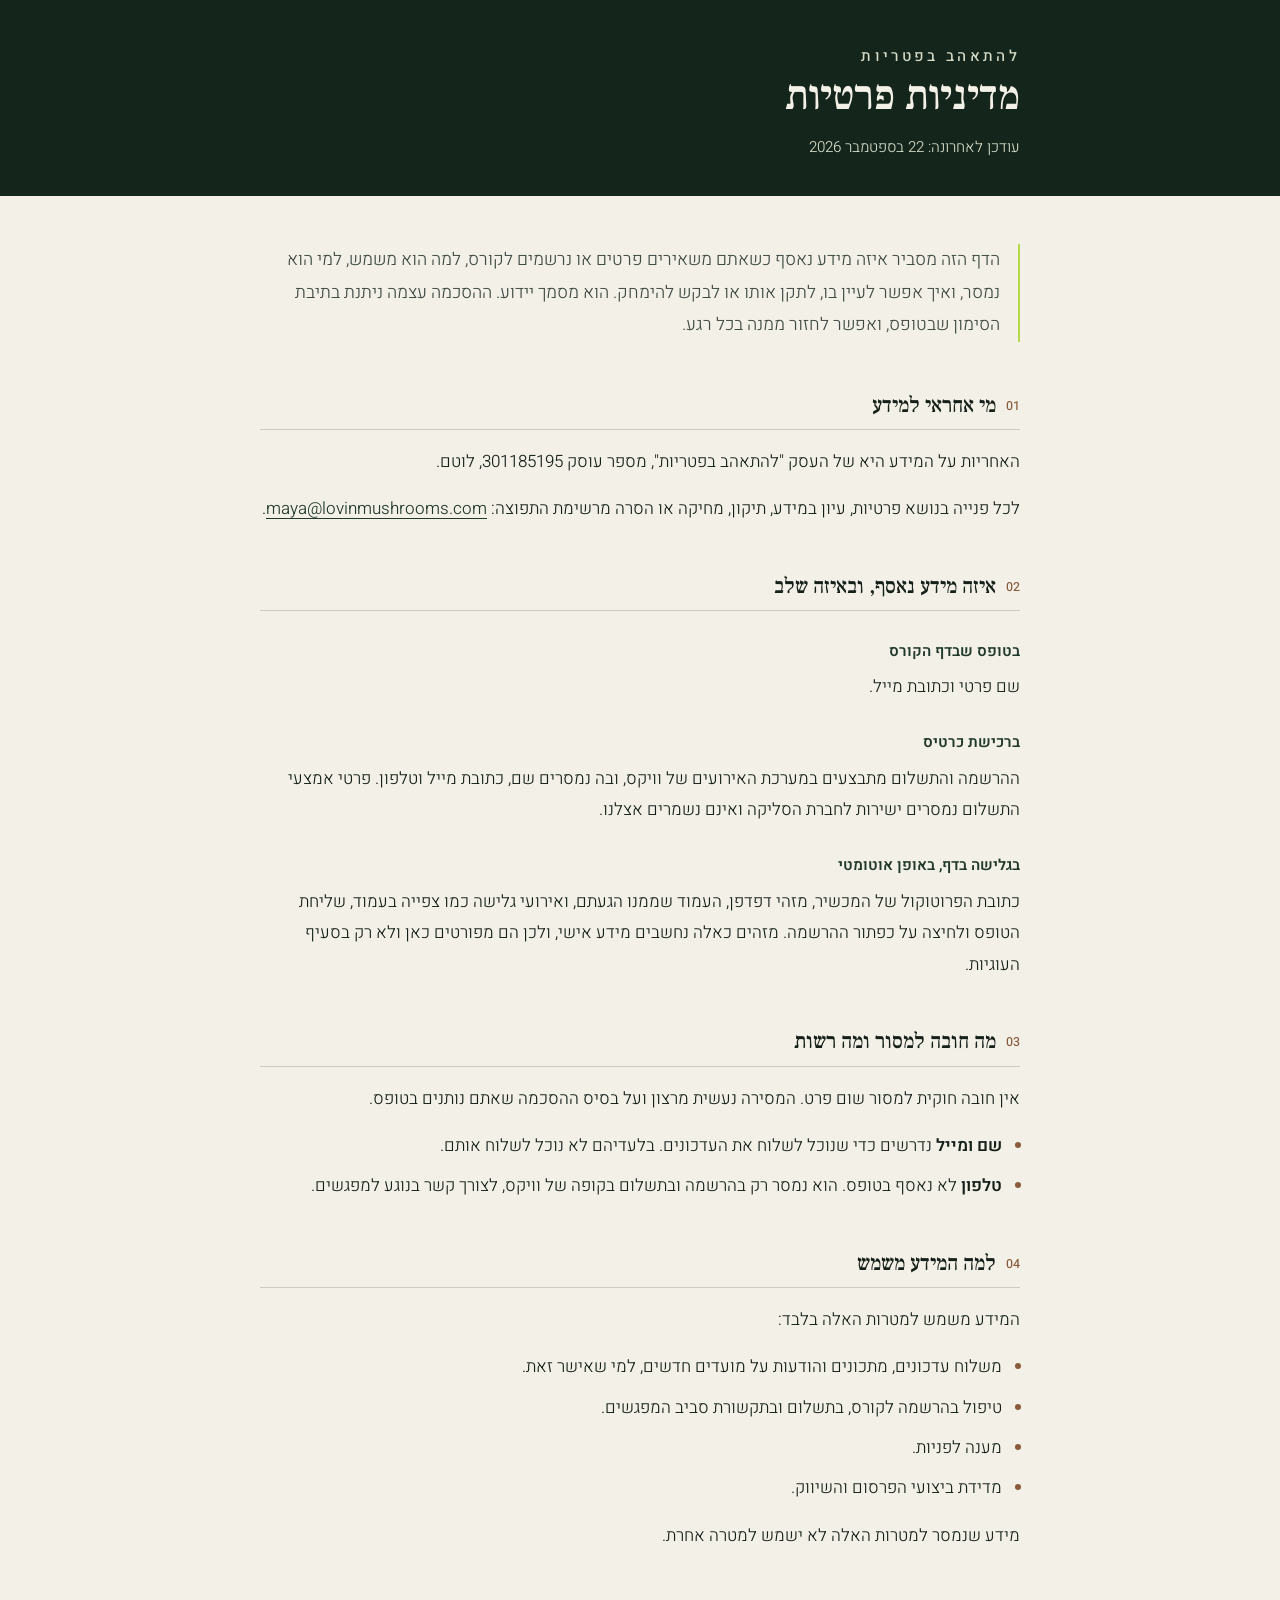
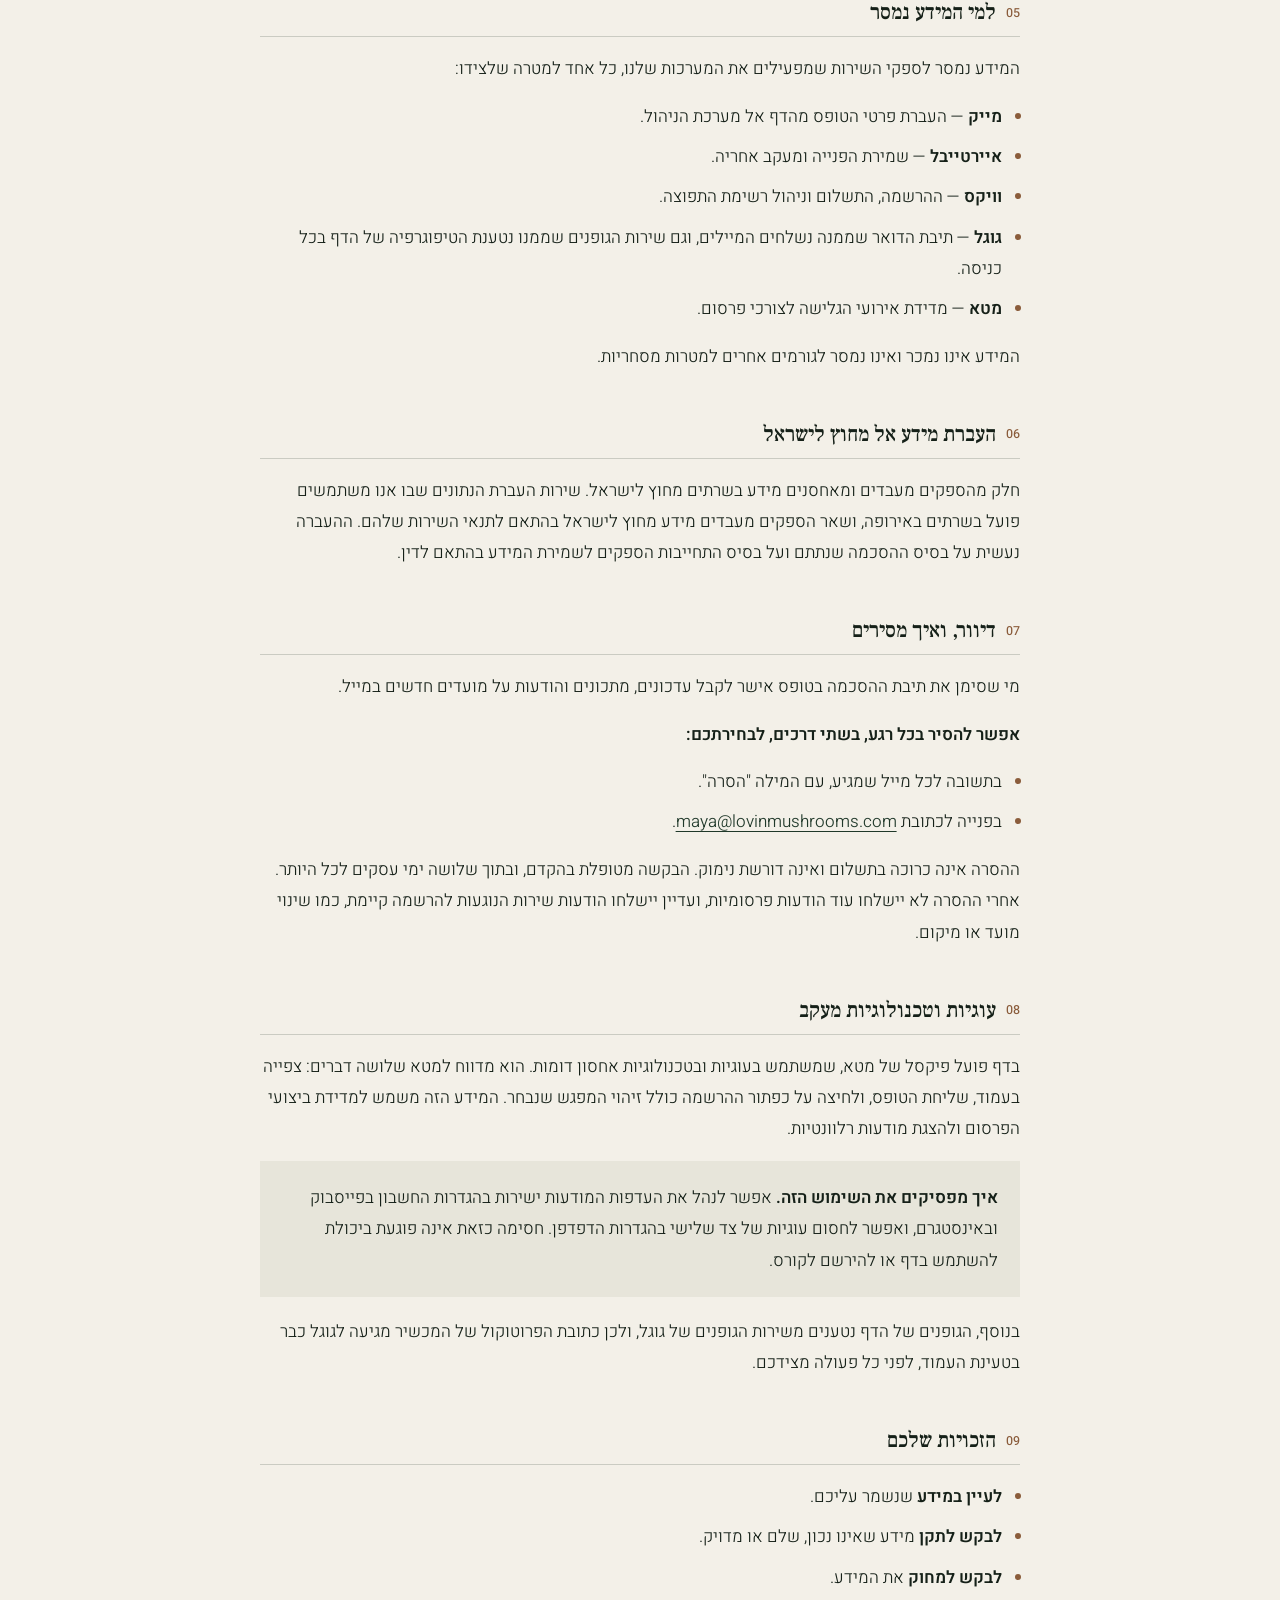
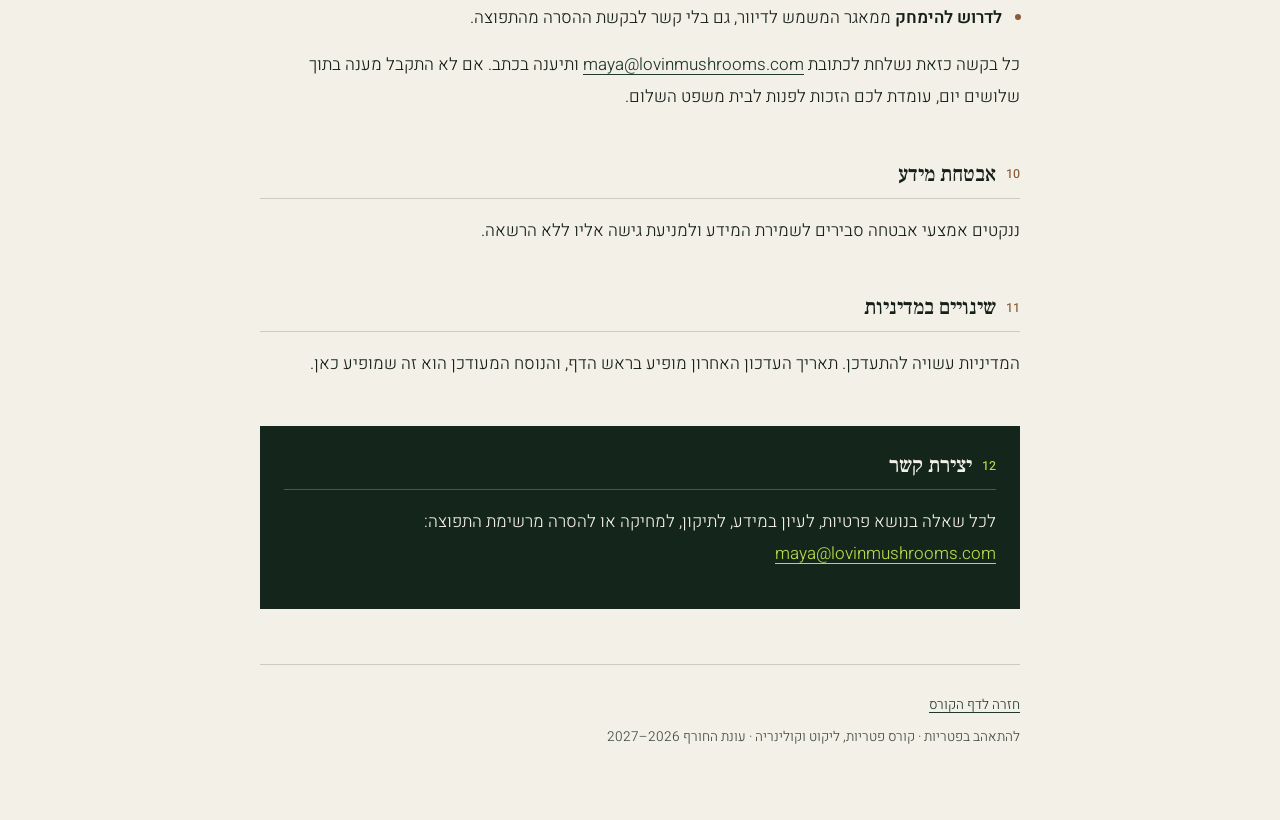
<file: privacy.html>
<!doctype html>
<html lang="he" dir="rtl">
  <head>
    <meta charset="utf-8" />
    <meta name="viewport" content="width=device-width, initial-scale=1" />
    <meta name="robots" content="noindex,nofollow" />
    <title>מדיניות פרטיות · להתאהב בפטריות</title>
    <link rel="preconnect" href="https://fonts.googleapis.com" />
    <link rel="preconnect" href="https://fonts.gstatic.com" crossorigin />
    <link href="https://fonts.googleapis.com/css2?family=Frank+Ruhl+Libre:wght@400;500;600;700&family=Heebo:wght@300;400;500;600&display=swap" rel="stylesheet" />
    <style>
      :root {
        --forest: #14251b;
        --forest-soft: #20392a;
        --paper: #f3f0e8;
        --paper-deep: #e7e5da;
        --sage: #d5ddca;
        --spore: #b7d84b;
        --earth: #8a5c3b;
        --ink: #152018;
        --muted-ink: #3f4a42;
        --hairline: rgba(20, 37, 27, 0.18);
      }
      * { box-sizing: border-box; }
      html { -webkit-text-size-adjust: 100%; }
      body {
        margin: 0;
        background: var(--paper);
        color: var(--ink);
        font-family: "Heebo", "Segoe UI", system-ui, sans-serif;
        font-weight: 300;
        font-size: 1.0625rem;
        line-height: 1.85;
      }

      .masthead {
        background: var(--forest);
        color: var(--paper);
        padding-block: 2.6rem 2.2rem;
      }
      .wrap {
        width: min(760px, 100% - 2.5rem);
        margin-inline: auto;
      }
      .eyebrow {
        font-size: 0.7rem;
        letter-spacing: 0.22em;
        text-transform: uppercase;
        color: var(--spore);
        margin: 0 0 0.9rem;
        font-weight: 500;
      }
      .masthead h1 {
        font-family: "Frank Ruhl Libre", Georgia, serif;
        font-weight: 500;
        font-size: clamp(1.9rem, 5vw, 2.6rem);
        line-height: 1.25;
        margin: 0 0 0.7rem;
        text-wrap: balance;
      }
      .masthead p {
        margin: 0;
        color: var(--sage);
        font-size: 0.95rem;
      }

      main { padding-block: 3rem 1rem; }

      .intro {
        font-size: 1.1rem;
        color: var(--muted-ink);
        border-inline-start: 2px solid var(--spore);
        padding-inline-start: 1.1rem;
        margin: 0 0 3rem;
      }

      section { margin-bottom: 2.9rem; }
      h2 {
        font-family: "Frank Ruhl Libre", Georgia, serif;
        font-weight: 500;
        font-size: 1.35rem;
        line-height: 1.4;
        margin: 0 0 1rem;
        padding-bottom: 0.55rem;
        border-bottom: 1px solid var(--hairline);
      }
      h2 .num {
        font-family: "Heebo", sans-serif;
        font-size: 0.78rem;
        font-weight: 500;
        color: var(--earth);
        margin-inline-end: 0.6rem;
        vertical-align: 0.18em;
      }
      h3 {
        font-family: "Heebo", sans-serif;
        font-size: 0.95rem;
        font-weight: 600;
        margin: 1.6rem 0 0.4rem;
        color: var(--forest-soft);
      }
      p { margin: 0 0 1rem; }
      ul { margin: 0 0 1rem; padding-inline-start: 1.15rem; }
      li { margin-bottom: 0.55rem; }
      li::marker { color: var(--earth); }
      strong { font-weight: 600; }

      a { color: var(--forest-soft); text-decoration-thickness: 1px; text-underline-offset: 0.22em; }
      a:hover { color: var(--earth); }
      a:focus-visible { outline: 2px solid var(--earth); outline-offset: 3px; }

      .panel {
        background: var(--paper-deep);
        padding: 1.3rem 1.4rem;
        margin-bottom: 1.2rem;
      }
      .panel p:last-child, .panel ul:last-child { margin-bottom: 0; }

      .tbd {
        background: #fff3c4;
        border-bottom: 1px dashed var(--earth);
        padding: 0 0.28em;
        font-weight: 500;
      }

      .contact {
        background: var(--forest);
        color: var(--paper);
        padding: 1.5rem 1.5rem;
        margin-top: 2.6rem;
      }
      .contact h2 { color: var(--paper); border-bottom-color: rgba(243, 240, 232, 0.25); }
      .contact h2 .num { color: var(--spore); }
      .contact a { color: var(--spore); }
      .contact a:hover { color: #fff; }

      footer {
        border-top: 1px solid var(--hairline);
        margin-top: 3.4rem;
        padding-block: 1.8rem 3rem;
        font-size: 0.85rem;
        color: var(--muted-ink);
      }
      footer p { margin: 0 0 0.4rem; }

      @media (max-width: 520px) {
        body { font-size: 1rem; line-height: 1.8; }
        .masthead { padding-block: 2rem 1.7rem; }
        main { padding-block: 2.2rem 0.5rem; }
        section { margin-bottom: 2.3rem; }
      }
    </style>
  </head>
  <body>
    <header class="masthead">
      <div class="wrap">
        <p class="eyebrow">להתאהב בפטריות</p>
        <h1>מדיניות פרטיות</h1>
        <p>עודכן לאחרונה: 22 בספטמבר 2026</p>
      </div>
    </header>

    <main class="wrap">
      <p class="intro">
        הדף הזה מסביר איזה מידע נאסף כשאתם משאירים פרטים או נרשמים לקורס, למה הוא משמש,
        למי הוא נמסר, ואיך אפשר לעיין בו, לתקן אותו או לבקש להימחק. הוא מסמך יידוע.
        ההסכמה עצמה ניתנת בתיבת הסימון שבטופס, ואפשר לחזור ממנה בכל רגע.
      </p>

      <section>
        <h2><span class="num">01</span>מי אחראי למידע</h2>
        <p>
          האחריות על המידע היא של העסק "להתאהב בפטריות",
          מספר עוסק 301185195,
          לוטם.
        </p>
        <p>
          לכל פנייה בנושא פרטיות, עיון במידע, תיקון, מחיקה או הסרה מרשימת התפוצה:
          <a href="mailto:maya@lovinmushrooms.com">maya@lovinmushrooms.com</a>.
        </p>
      </section>

      <section>
        <h2><span class="num">02</span>איזה מידע נאסף, ובאיזה שלב</h2>

        <h3>בטופס שבדף הקורס</h3>
        <p>שם פרטי וכתובת מייל.</p>

        <h3>ברכישת כרטיס</h3>
        <p>
          ההרשמה והתשלום מתבצעים במערכת האירועים של וויקס, ובה נמסרים שם, כתובת מייל וטלפון.
          פרטי אמצעי התשלום נמסרים ישירות לחברת הסליקה ואינם נשמרים אצלנו.
        </p>

        <h3>בגלישה בדף, באופן אוטומטי</h3>
        <p>
          כתובת הפרוטוקול של המכשיר, מזהי דפדפן, העמוד שממנו הגעתם, ואירועי גלישה כמו
          צפייה בעמוד, שליחת הטופס ולחיצה על כפתור ההרשמה. מזהים כאלה נחשבים מידע אישי,
          ולכן הם מפורטים כאן ולא רק בסעיף העוגיות.
        </p>
      </section>

      <section>
        <h2><span class="num">03</span>מה חובה למסור ומה רשות</h2>
        <p>
          אין חובה חוקית למסור שום פרט. המסירה נעשית מרצון ועל בסיס ההסכמה שאתם נותנים בטופס.
        </p>
        <ul>
          <li><strong>שם ומייל</strong> נדרשים כדי שנוכל לשלוח את העדכונים. בלעדיהם לא נוכל לשלוח אותם.</li>
          <li><strong>טלפון</strong> לא נאסף בטופס. הוא נמסר רק בהרשמה ובתשלום בקופה של וויקס, לצורך קשר בנוגע למפגשים.</li>
        </ul>
      </section>

      <section>
        <h2><span class="num">04</span>למה המידע משמש</h2>
        <p>המידע משמש למטרות האלה בלבד:</p>
        <ul>
          <li>משלוח עדכונים, מתכונים והודעות על מועדים חדשים, למי שאישר זאת.</li>
          <li>טיפול בהרשמה לקורס, בתשלום ובתקשורת סביב המפגשים.</li>
          <li>מענה לפניות.</li>
          <li>מדידת ביצועי הפרסום והשיווק.</li>
        </ul>
        <p>מידע שנמסר למטרות האלה לא ישמש למטרה אחרת.</p>
      </section>

      <section>
        <h2><span class="num">05</span>למי המידע נמסר</h2>
        <p>המידע נמסר לספקי השירות שמפעילים את המערכות שלנו, כל אחד למטרה שלצידו:</p>
        <ul>
          <li><strong>מייק</strong> — העברת פרטי הטופס מהדף אל מערכת הניהול.</li>
          <li><strong>איירטייבל</strong> — שמירת הפנייה ומעקב אחריה.</li>
          <li><strong>וויקס</strong> — ההרשמה, התשלום וניהול רשימת התפוצה.</li>
          <li><strong>גוגל</strong> — תיבת הדואר שממנה נשלחים המיילים, וגם שירות הגופנים שממנו נטענת הטיפוגרפיה של הדף בכל כניסה.</li>
          <li><strong>מטא</strong> — מדידת אירועי הגלישה לצורכי פרסום.</li>
        </ul>
        <p>המידע אינו נמכר ואינו נמסר לגורמים אחרים למטרות מסחריות.</p>
      </section>

      <section>
        <h2><span class="num">06</span>העברת מידע אל מחוץ לישראל</h2>
        <p>
          חלק מהספקים מעבדים ומאחסנים מידע בשרתים מחוץ לישראל. שירות העברת הנתונים שבו אנו
          משתמשים פועל בשרתים באירופה, ושאר הספקים מעבדים מידע מחוץ לישראל בהתאם לתנאי
          השירות שלהם. ההעברה נעשית על בסיס ההסכמה שנתתם ועל בסיס התחייבות הספקים
          לשמירת המידע בהתאם לדין.
        </p>
      </section>

      <section>
        <h2><span class="num">07</span>דיוור, ואיך מסירים</h2>
        <p>
          מי שסימן את תיבת ההסכמה בטופס אישר לקבל עדכונים, מתכונים והודעות על מועדים חדשים במייל.
        </p>
        <p><strong>אפשר להסיר בכל רגע, בשתי דרכים, לבחירתכם:</strong></p>
        <ul>
          <li>בתשובה לכל מייל שמגיע, עם המילה "הסרה".</li>
          <li>בפנייה לכתובת <a href="mailto:maya@lovinmushrooms.com">maya@lovinmushrooms.com</a>.</li>
        </ul>
        <p>
          ההסרה אינה כרוכה בתשלום ואינה דורשת נימוק. הבקשה מטופלת בהקדם, ובתוך שלושה ימי עסקים
          לכל היותר. אחרי ההסרה לא יישלחו עוד הודעות פרסומיות, ועדיין יישלחו הודעות שירות
          הנוגעות להרשמה קיימת, כמו שינוי מועד או מיקום.
        </p>
      </section>

      <section>
        <h2><span class="num">08</span>עוגיות וטכנולוגיות מעקב</h2>
        <p>
          בדף פועל פיקסל של מטא, שמשתמש בעוגיות ובטכנולוגיות אחסון דומות. הוא מדווח למטא
          שלושה דברים: צפייה בעמוד, שליחת הטופס, ולחיצה על כפתור ההרשמה כולל זיהוי המפגש שנבחר.
          המידע הזה משמש למדידת ביצועי הפרסום ולהצגת מודעות רלוונטיות.
        </p>
        <div class="panel">
          <p>
            <strong>איך מפסיקים את השימוש הזה.</strong> אפשר לנהל את העדפות המודעות ישירות בהגדרות
            החשבון בפייסבוק ובאינסטגרם, ואפשר לחסום עוגיות של צד שלישי בהגדרות הדפדפן.
            חסימה כזאת אינה פוגעת ביכולת להשתמש בדף או להירשם לקורס.
          </p>
        </div>
        <p>
          בנוסף, הגופנים של הדף נטענים משירות הגופנים של גוגל, ולכן כתובת הפרוטוקול של המכשיר
          מגיעה לגוגל כבר בטעינת העמוד, לפני כל פעולה מצידכם.
        </p>
      </section>

      <section>
        <h2><span class="num">09</span>הזכויות שלכם</h2>
        <ul>
          <li><strong>לעיין במידע</strong> שנשמר עליכם.</li>
          <li><strong>לבקש לתקן</strong> מידע שאינו נכון, שלם או מדויק.</li>
          <li><strong>לבקש למחוק</strong> את המידע.</li>
          <li><strong>לדרוש להימחק</strong> ממאגר המשמש לדיוור, גם בלי קשר לבקשת ההסרה מהתפוצה.</li>
        </ul>
        <p>
          כל בקשה כזאת נשלחת לכתובת <a href="mailto:maya@lovinmushrooms.com">maya@lovinmushrooms.com</a>
          ותיענה בכתב. אם לא התקבל מענה בתוך שלושים יום, עומדת לכם הזכות לפנות לבית משפט השלום.
        </p>
      </section>

      <section>
        <h2><span class="num">10</span>אבטחת מידע</h2>
        <p>ננקטים אמצעי אבטחה סבירים לשמירת המידע ולמניעת גישה אליו ללא הרשאה.</p>
      </section>

      <section>
        <h2><span class="num">11</span>שינויים במדיניות</h2>
        <p>
          המדיניות עשויה להתעדכן. תאריך העדכון האחרון מופיע בראש הדף, והנוסח המעודכן הוא
          זה שמופיע כאן.
        </p>
      </section>

      <section class="contact">
        <h2><span class="num">12</span>יצירת קשר</h2>
        <p>
          לכל שאלה בנושא פרטיות, לעיון במידע, לתיקון, למחיקה או להסרה מרשימת התפוצה:
          <a href="mailto:maya@lovinmushrooms.com">maya@lovinmushrooms.com</a>
        </p>
      </section>

      <footer>
        <p><a href="/">חזרה לדף הקורס</a></p>
        <p>להתאהב בפטריות · קורס פטריות, ליקוט וקולינריה · עונת החורף 2026–2027</p>
      </footer>
    </main>
  </body>
</html>
</file>
